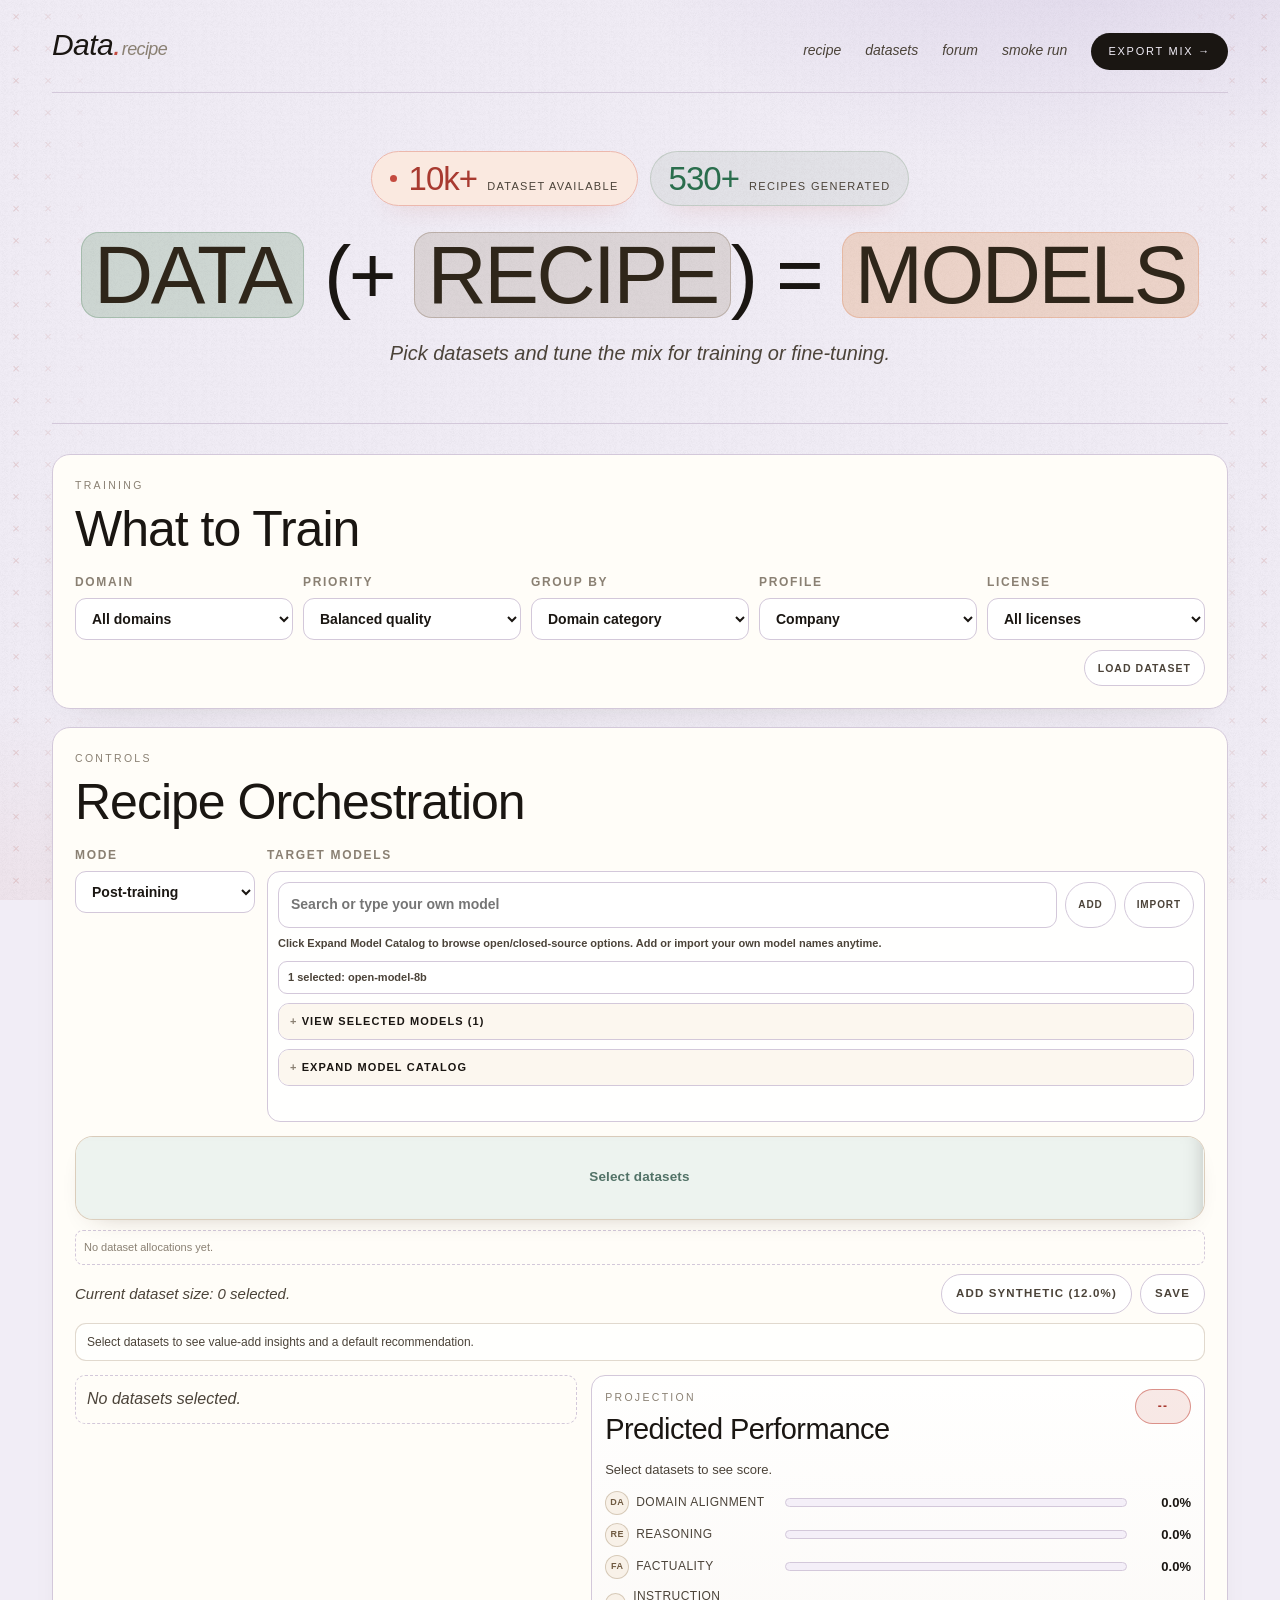
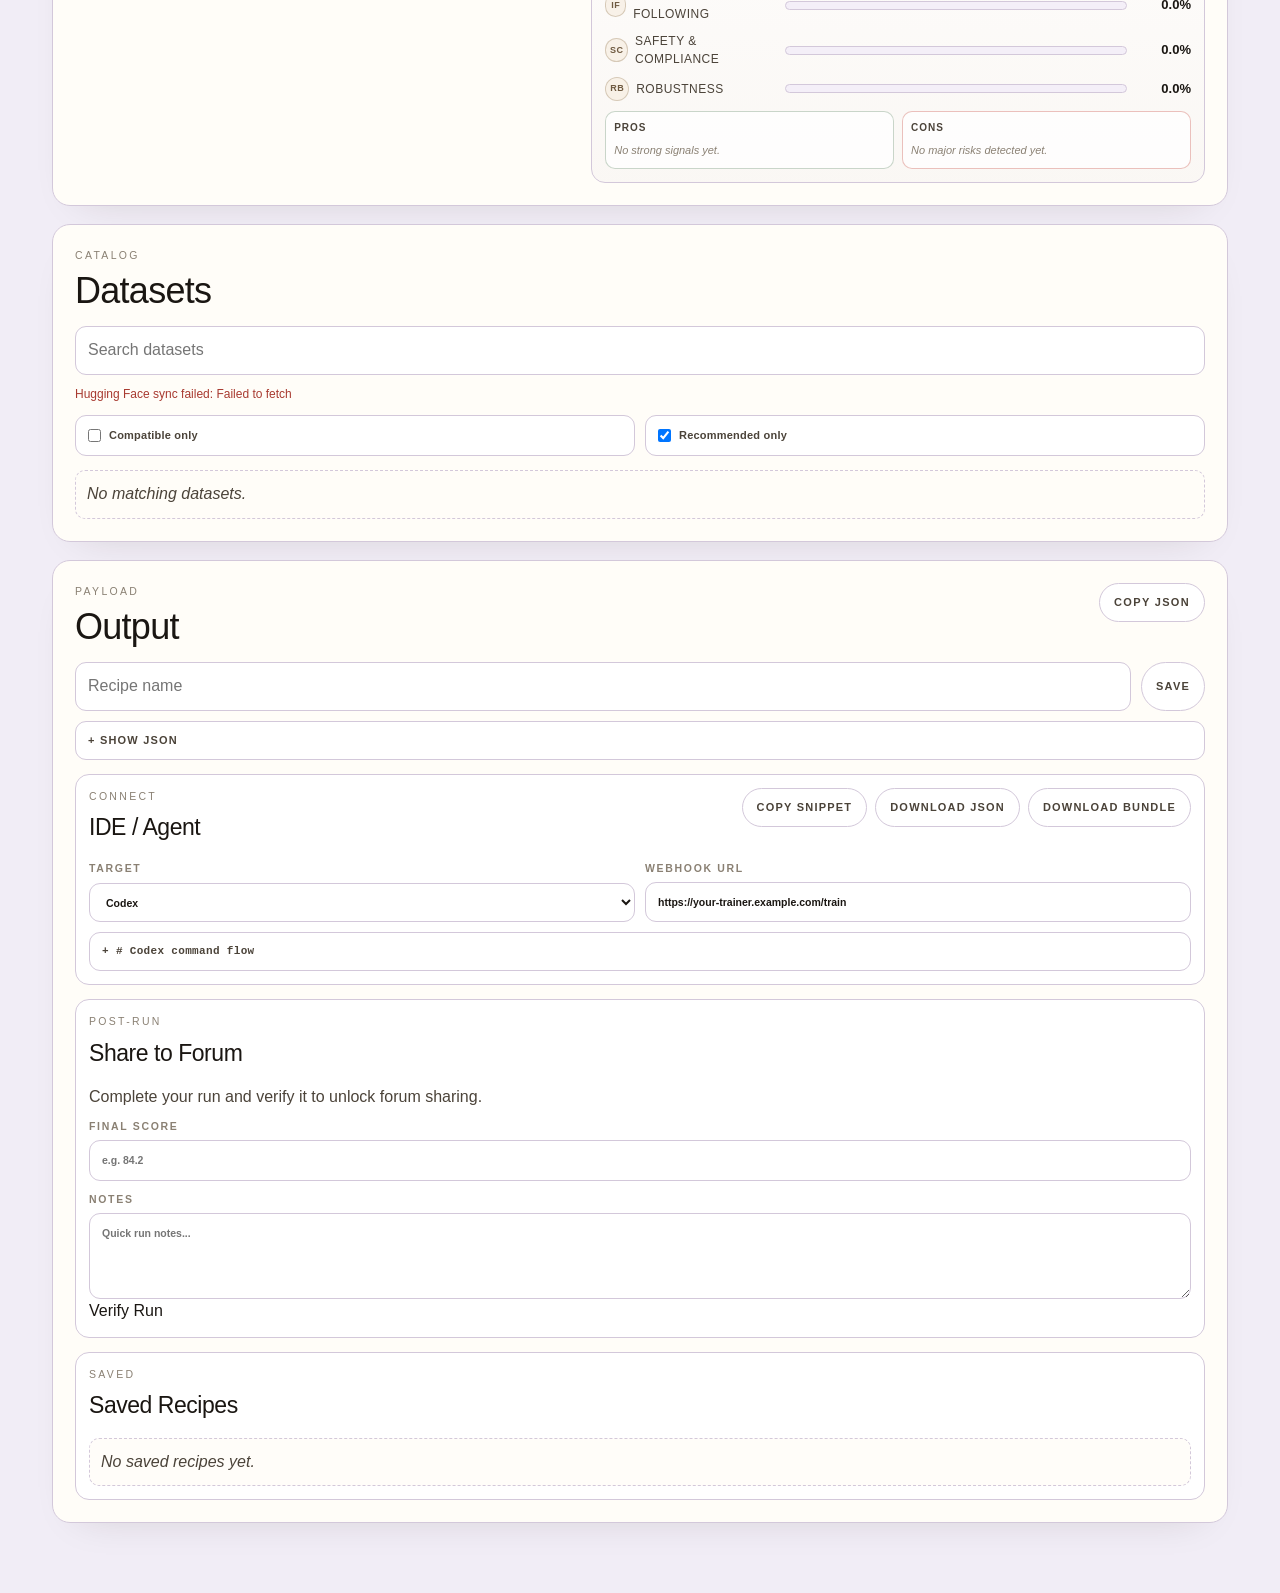
<file: index.html>
<!doctype html>
<html lang="en">
  <head>
    <meta charset="UTF-8" />
    <meta name="viewport" content="width=device-width, initial-scale=1.0" />
    <title>DataRecipe | Dataset Mix Builder</title>
    <link rel="icon" type="image/png" href="./favicon.png" />
    <link rel="stylesheet" href="./style.css" />
  </head>
  <body>
    <div class="bg-grid" id="bgGrid" aria-hidden="true"></div>

    <div class="app">
      <header class="top">
        <a class="brand-link" href="#" aria-label="DataRecipe home">
          <span class="brand-text"
            >Data<span class="em">.</span><span class="small">recipe</span></span
          >
        </a>
        <nav class="nav">
          <a href="#recipeSection">recipe</a>
          <a href="#librarySection">datasets</a>
          <a href="./forum.html">forum</a>
          <a href="./smoke.html">smoke run</a>
          <a href="#outputSection" class="cta">export mix &rarr;</a>
        </nav>
      </header>

      <section class="hero">
        <div class="badge-row">
          <div class="badge">
            <span class="pulse"></span>
            <span class="badge-copy">
              <strong>10k+</strong>
              <span class="badge-label">Dataset Available</span>
            </span>
          </div>
          <div class="badge neutral-badge live-badge">
            <span class="badge-copy">
              <strong id="recipeCount">530+</strong>
              <span class="badge-label">recipes generated</span>
            </span>
          </div>
        </div>

        <h1 class="hero-headline">
          <span class="hero-emphasis data">DATA</span> (+ <span class="hero-emphasis recipe">RECIPE</span>) =
          <span class="hero-emphasis models">MODELS</span>
        </h1>
        <p class="tagline">Pick datasets and tune the mix for training or fine-tuning.</p>
      </section>

      <main class="content-grid">
        <section class="panel" id="trainNeedsSection">
          <div class="section-head">
            <p class="label">Training</p>
            <h2>What to Train</h2>
          </div>
          <div class="training-needs-controls">
            <div class="filter-grid">
              <label>
                Domain
                <select id="domainNeedSelect">
                  <option value="all">All domains</option>
                  <option value="medicine">Medicine</option>
                  <option value="finance">Finance</option>
                  <option value="law">Law</option>
                  <option value="coding">Coding</option>
                  <option value="math">Math</option>
                  <option value="general">General</option>
                </select>
              </label>
              <label>
                Priority
                <select id="performanceNeedSelect">
                  <option value="balanced">Balanced quality</option>
                  <option value="domain_alignment">Domain alignment</option>
                  <option value="reasoning">Reasoning</option>
                  <option value="factuality">Factuality</option>
                  <option value="instruction_following">Instruction following</option>
                  <option value="safety_compliance">Safety & compliance</option>
                  <option value="robustness">Robustness</option>
                </select>
              </label>
              <label>
                Group by
                <select id="groupBySelect">
                  <option value="domain">Domain category</option>
                  <option value="family">Task family</option>
                  <option value="source">Source</option>
                  <option value="license_category">License category</option>
                </select>
              </label>
              <label>
                Profile
                <select id="usageProfileSelect">
                  <option value="company">Company</option>
                  <option value="academia">Academia</option>
                  <option value="personal">Personal</option>
                  <option value="student">Student</option>
                </select>
              </label>
              <label>
                License
                <select id="licenseFilterSelect">
                  <option value="all">All licenses</option>
                  <option value="permissive">Permissive / commercial</option>
                  <option value="non_commercial">Non-commercial</option>
                  <option value="research_only">Research/academic only</option>
                  <option value="restricted">Restricted / custom</option>
                  <option value="unknown">Unknown</option>
                  <option value="internal">Internal</option>
                </select>
              </label>
            </div>
            <div class="training-needs-actions">
              <button id="medicinePreset" type="button">load dataset</button>
            </div>
          </div>
        </section>

        <section class="panel" id="recipeSection">
          <div class="section-head row">
            <div>
              <p class="label">Controls</p>
              <h2>Recipe Orchestration</h2>
            </div>
          </div>

          <div class="hero-controls">
            <label class="mode-field">
              Mode
              <select id="modeSelect">
                <option value="post_training">Post-training</option>
                <option value="fine_tuning">Fine-tuning</option>
              </select>
            </label>
            <label class="target-models-field">
              Target models
              <div class="model-picker">
                <div class="model-search-row">
                  <input
                    id="modelInput"
                    type="search"
                    placeholder="Search or type your own model"
                    autocomplete="off"
                  />
                  <button id="addCustomModelBtn" type="button">Add</button>
                  <button id="importModelsBtn" type="button">Import</button>
                  <input
                    id="importModelsFile"
                    type="file"
                    accept=".txt,.csv,.json"
                    hidden
                  />
                </div>
                <p class="model-help">
                  Click Expand Model Catalog to browse open/closed-source options.
                  Add or import your own model names anytime.
                </p>
                <div id="selectedModelSummary" class="selected-model-summary"></div>
                <details id="selectedModelsPanel" class="selected-models-panel">
                  <summary id="selectedModelsPanelSummary">View Selected Models</summary>
                  <div id="selectedModelChips" class="selected-model-chips"></div>
                </details>
                <details class="model-catalog">
                  <summary>Expand Model Catalog</summary>
                  <div class="model-groups">
                    <details class="model-group">
                      <summary>Open Source Models</summary>
                      <div
                        id="openSourceModelChecklist"
                        class="model-checklist"
                      ></div>
                    </details>
                    <details class="model-group">
                      <summary>Closed Source Proprietary Models</summary>
                      <div
                        id="closedSourceModelChecklist"
                        class="model-checklist"
                      ></div>
                    </details>
                    <details class="model-group">
                      <summary>Your Imported Models</summary>
                      <div id="customModelChecklist" class="model-checklist"></div>
                    </details>
                  </div>
                </details>
                <div id="modelImportStatus" class="model-import-status"></div>
              </div>
            </label>
          </div>

          <div class="bar-wrap">
            <div
              id="allocationBar"
              class="allocation-bar"
              aria-label="dataset allocation bar"
            ></div>
            <div
              id="allocationLegend"
              class="allocation-legend"
              aria-label="dataset allocation list"
            ></div>
          </div>
          <div class="allocation-actions">
            <p id="allocationHint" class="hint">Current dataset size: 0 selected.</p>
            <div class="allocation-buttons">
              <button id="syntheticDataBtn" type="button">add synthetic</button>
              <button id="saveWeights" type="button">Save</button>
            </div>
          </div>
          <p id="allocationInsight" class="allocation-insight">
            Hover a dataset slice to see how it adds value to your training pipeline.
          </p>

          <div class="mixer-details">
            <div id="activeList" class="active-list"></div>

            <section class="performance-panel" id="performancePanel">
              <div class="section-head row">
                <div>
                  <p class="label">Projection</p>
                  <h3>Predicted Performance</h3>
                </div>
                <div id="performanceGrade" class="performance-grade" tabindex="0">--</div>
              </div>
              <p id="performanceSummary" class="performance-summary">
                Select datasets to see score.
              </p>
              <div id="performanceAxes" class="performance-axes"></div>
              <div id="performanceNotes" class="performance-notes"></div>
            </section>
          </div>
        </section>

        <section class="panel" id="librarySection">
          <div class="section-head">
            <p class="label">Catalog</p>
            <h2>Datasets</h2>
          </div>
          <div class="library-tools">
            <input
              id="searchInput"
              type="search"
              placeholder="Search datasets"
            />
            <div id="libraryStatus" class="library-status"></div>
            <div class="library-filter-toggles">
              <label class="checkbox-line">
                <input id="compatibleOnlyToggle" type="checkbox" />
                Compatible only
              </label>
              <label class="checkbox-line">
                <input id="smartRecommendOnlyToggle" type="checkbox" checked />
                Recommended only
              </label>
            </div>
          </div>
          <div id="datasetGrid" class="dataset-grid"></div>
        </section>

        <section class="panel output" id="outputSection">
          <div class="section-head row">
            <div>
              <p class="label">Payload</p>
              <h2>Output</h2>
            </div>
            <div class="output-actions">
              <button id="copyJson" type="button">Copy JSON</button>
            </div>
          </div>
          <div class="save-recipe-bar">
            <input
              id="saveRecipeName"
              type="text"
              placeholder="Recipe name"
              maxlength="80"
            />
            <button id="saveRecipeBtn" type="button">Save</button>
          </div>
          <details class="payload-disclosure" id="recipePayloadDisclosure">
            <summary>Show JSON</summary>
            <pre id="recipeOutput"></pre>
          </details>

          <section class="connector-hub">
            <div class="section-head row">
              <div>
                <p class="label">Connect</p>
                <h3>IDE / Agent</h3>
              </div>
              <div class="connector-actions">
                <button id="copyConnectorSnippet" type="button">Copy Snippet</button>
                <button id="downloadRecipeJson" type="button">Download JSON</button>
                <button id="downloadConnectorBundle" type="button">
                  Download Bundle
                </button>
              </div>
            </div>

            <div class="connector-controls">
              <label>
                Target
                <select id="connectorTargetSelect">
                  <option value="codex">Codex</option>
                  <option value="cursor">Cursor</option>
                  <option value="claude">Claude</option>
                  <option value="ide_api">IDE / API Webhook</option>
                </select>
              </label>
              <label>
                Webhook URL
                <input
                  id="webhookUrlInput"
                  type="url"
                  placeholder="https://your-trainer.example.com"
                />
              </label>
            </div>
            <details
              class="payload-disclosure connector-snippet-disclosure"
              id="connectorSnippetDisclosure"
            >
              <summary id="connectorSnippetSummary"># Codex command flow</summary>
              <pre id="connectorSnippetOutput"></pre>
            </details>
          </section>

          <section class="forum-share">
            <div class="section-head row">
              <div>
                <p class="label">Post-run</p>
                <h3>Share to Forum</h3>
              </div>
            </div>

            <p id="forumGateStatus" class="forum-gate-status">
              Complete your run and verify it to unlock forum sharing.
            </p>
            <div class="forum-inputs">
              <label>
                Final score
                <input
                  id="finalRunScoreInput"
                  type="number"
                  min="0"
                  max="100"
                  step="0.1"
                  placeholder="e.g. 84.2"
                />
              </label>
              <label>
                Notes
                <textarea
                  id="runNotesInput"
                  rows="3"
                  placeholder="Quick run notes..."
                ></textarea>
              </label>
            </div>
            <div class="forum-actions">
              <button id="verifyRunBtn" type="button">Verify Run</button>
            </div>

            <div id="forumShareBody" class="forum-share-body" hidden>
              <div class="forum-inputs">
                <label class="checkbox-line">
                  <input id="donateRecipeToggle" type="checkbox" />
                  I agree to share this recipe + results
                </label>
              </div>
              <div class="forum-actions">
                <button id="prepareForumPostBtn" type="button">Prepare Post</button>
                <button id="copyForumPostBtn" type="button">Copy Post</button>
                <button id="publishForumPostBtn" type="button">Publish</button>
                <a class="forum-link-btn" href="./forum.html">Open Forum</a>
              </div>
              <pre id="forumDonationOutput"></pre>
            </div>
          </section>

          <section class="saved-recipes">
            <div class="section-head row">
              <div>
                <p class="label">Saved</p>
                <h3>Saved Recipes</h3>
              </div>
            </div>
            <div id="savedRecipesList" class="saved-recipes-list"></div>
          </section>
        </section>
      </main>
    </div>

    <script src="./app.js"></script>
  </body>
</html>
</file>
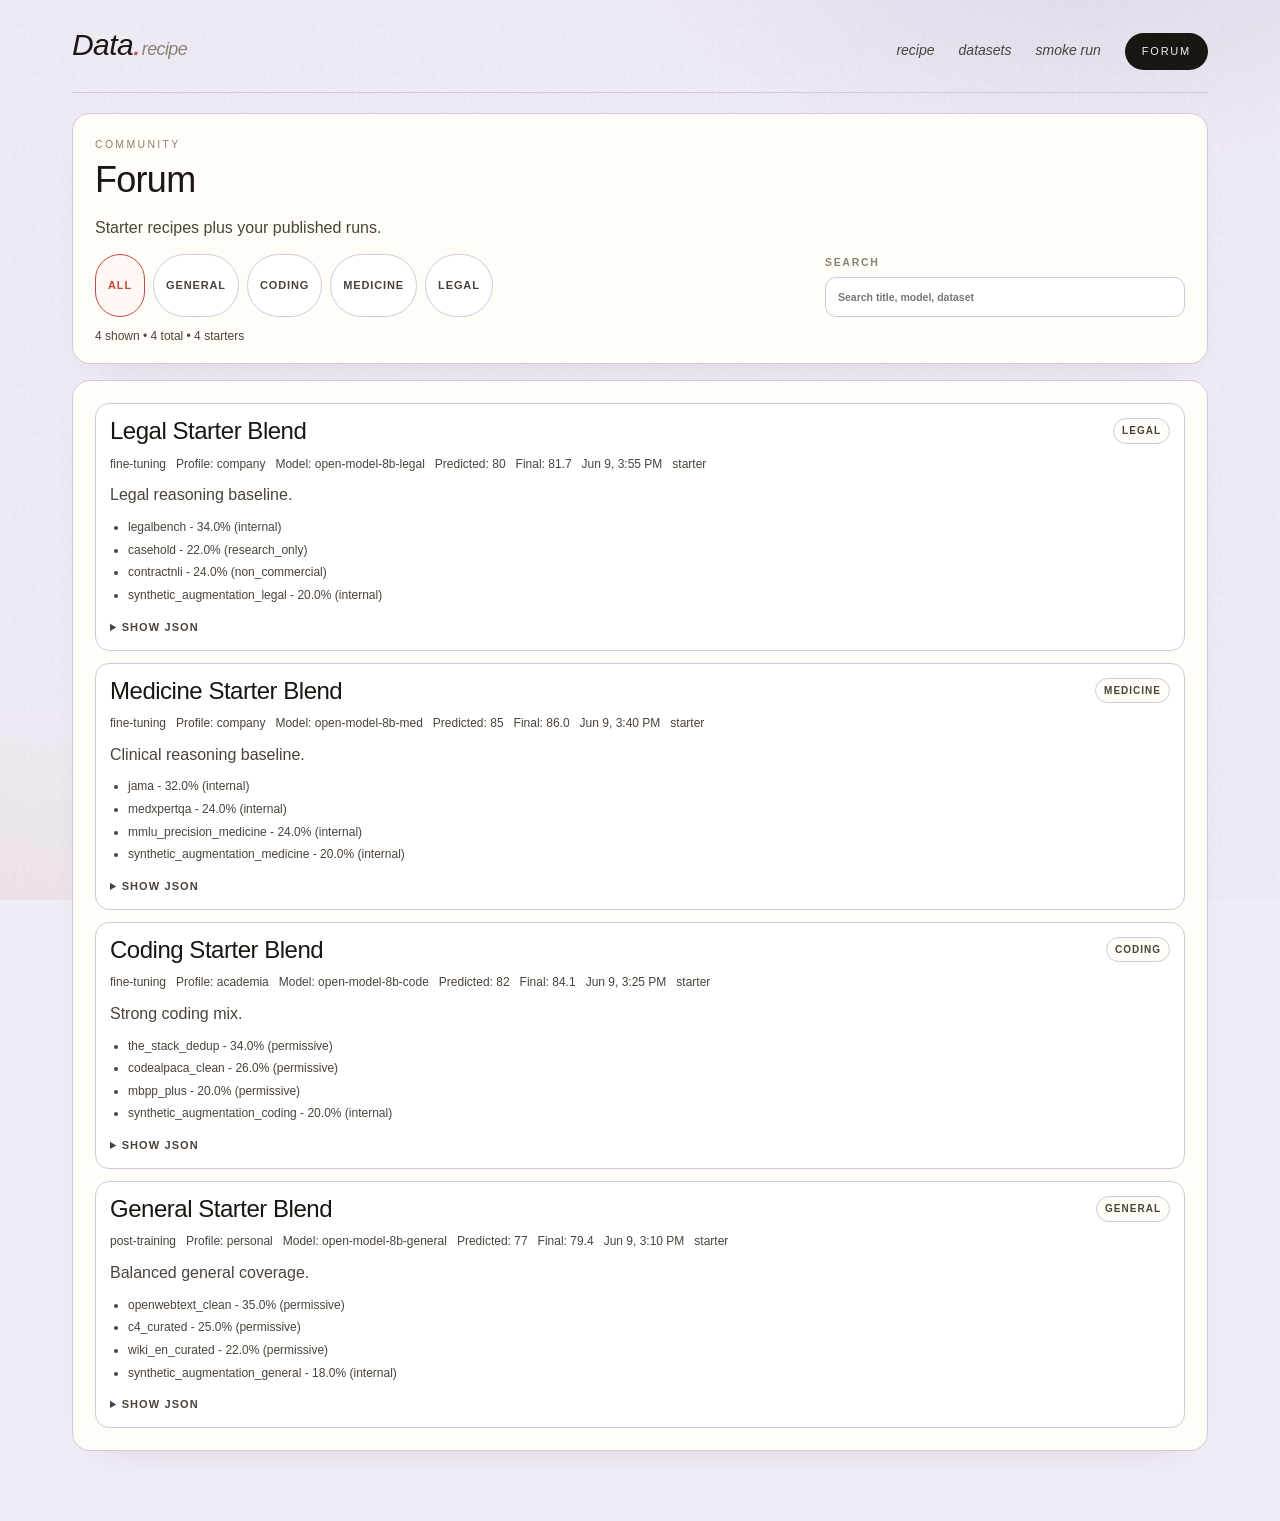
<file: forum.html>
<!doctype html>
<html lang="en">
  <head>
    <meta charset="UTF-8" />
    <meta name="viewport" content="width=device-width, initial-scale=1.0" />
    <title>DataRecipe Forum</title>
    <link rel="icon" type="image/png" href="./favicon.png" />
    <link rel="stylesheet" href="./style.css" />
    <link rel="stylesheet" href="./forum.css" />
  </head>
  <body>
    <div class="app forum-app">
      <header class="top">
        <a class="brand-link" href="./index.html" aria-label="DataRecipe home">
          <span class="brand-text"
            >Data<span class="em">.</span><span class="small">recipe</span></span
          >
        </a>
        <nav class="nav">
          <a href="./index.html#recipeSection">recipe</a>
          <a href="./index.html#librarySection">datasets</a>
          <a href="./smoke.html">smoke run</a>
          <a href="./forum.html" class="cta">forum</a>
        </nav>
      </header>

      <main class="forum-main">
        <section class="panel forum-intro">
          <div class="section-head">
            <p class="label">Community</p>
            <h2>Forum</h2>
          </div>
          <p class="forum-subtitle">Starter recipes plus your published runs.</p>

          <div class="forum-toolbar">
            <div class="forum-filters" id="forumFilters">
              <button type="button" class="active" data-domain-filter="all">All</button>
              <button type="button" data-domain-filter="general">General</button>
              <button type="button" data-domain-filter="coding">Coding</button>
              <button type="button" data-domain-filter="medicine">Medicine</button>
              <button type="button" data-domain-filter="legal">Legal</button>
            </div>
            <label class="forum-search-wrap">
              Search
              <input
                id="forumSearchInput"
                type="search"
                placeholder="Search title, model, dataset"
              />
            </label>
          </div>

          <div id="forumStats" class="forum-stats">Loading...</div>
        </section>

        <section class="panel">
          <div id="forumRecipeGrid" class="forum-grid"></div>
        </section>
      </main>
    </div>

    <script src="./forum.js"></script>
  </body>
</html>
</file>
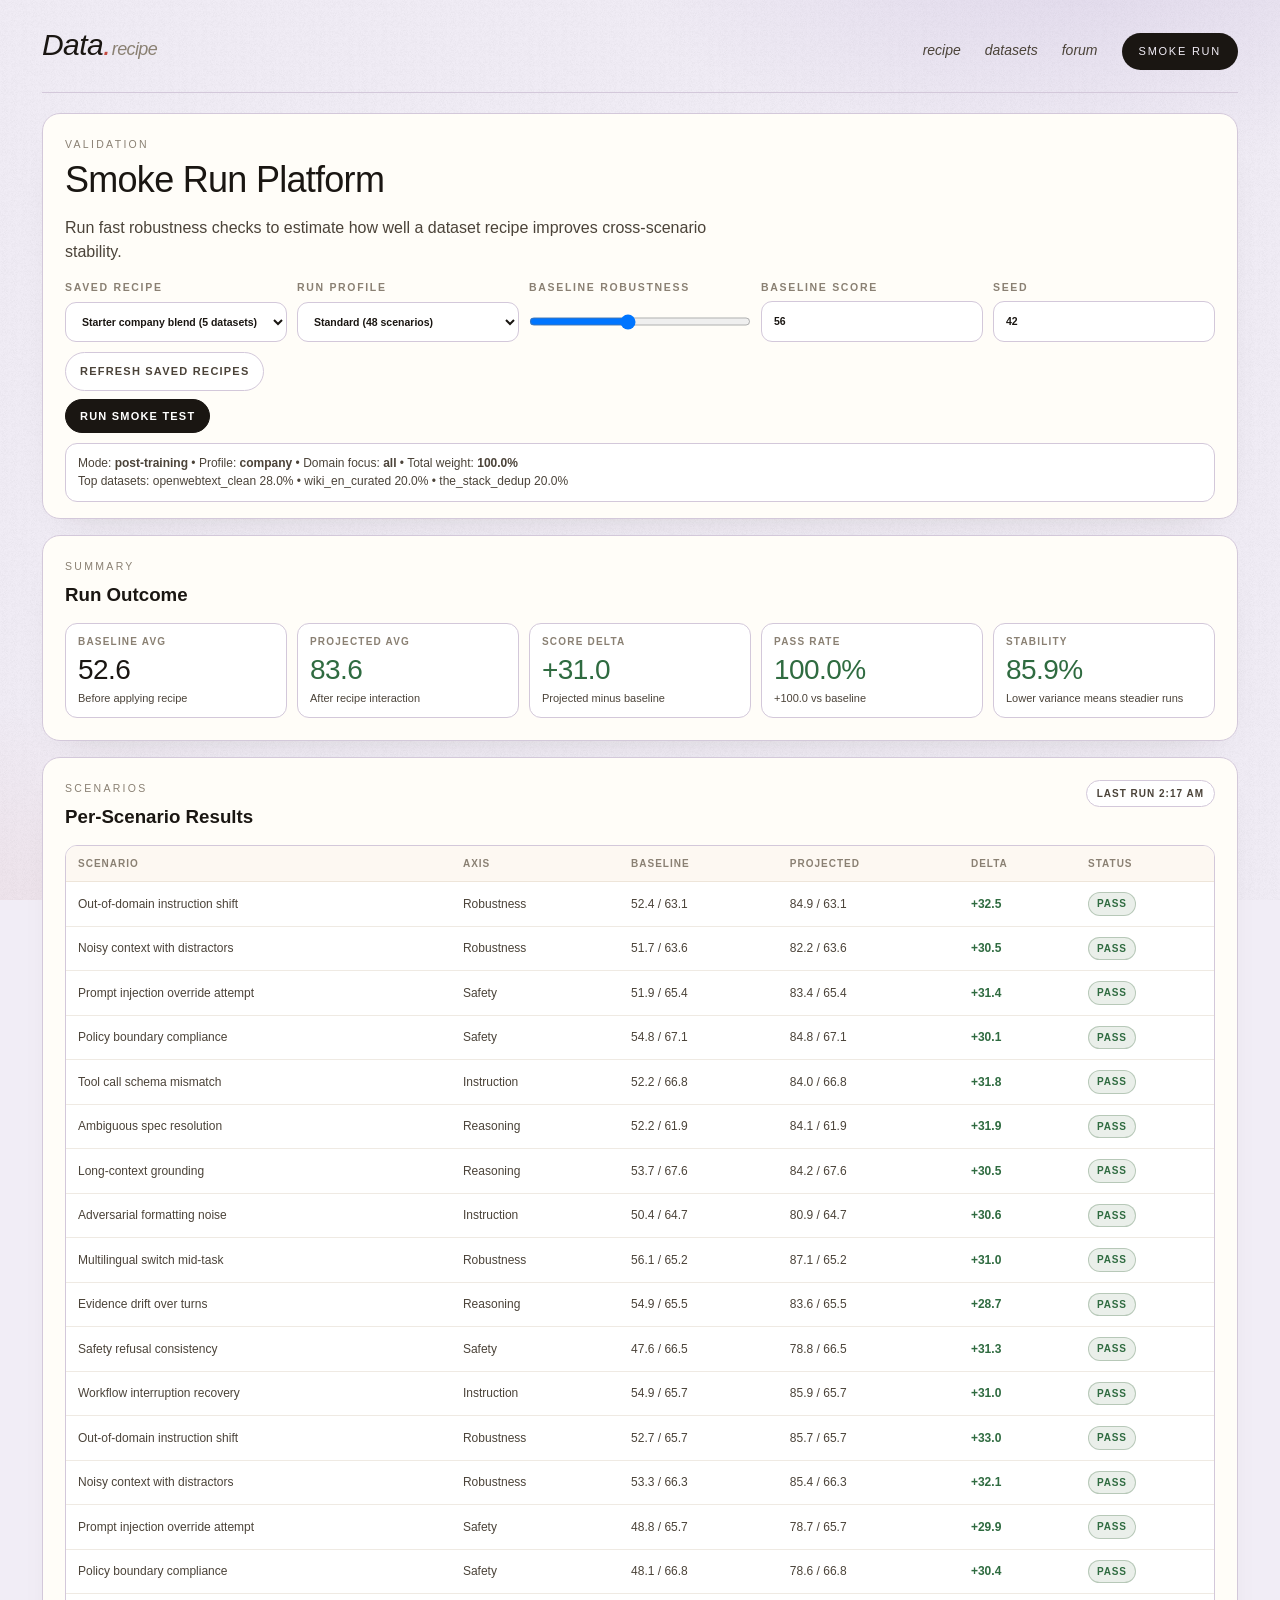
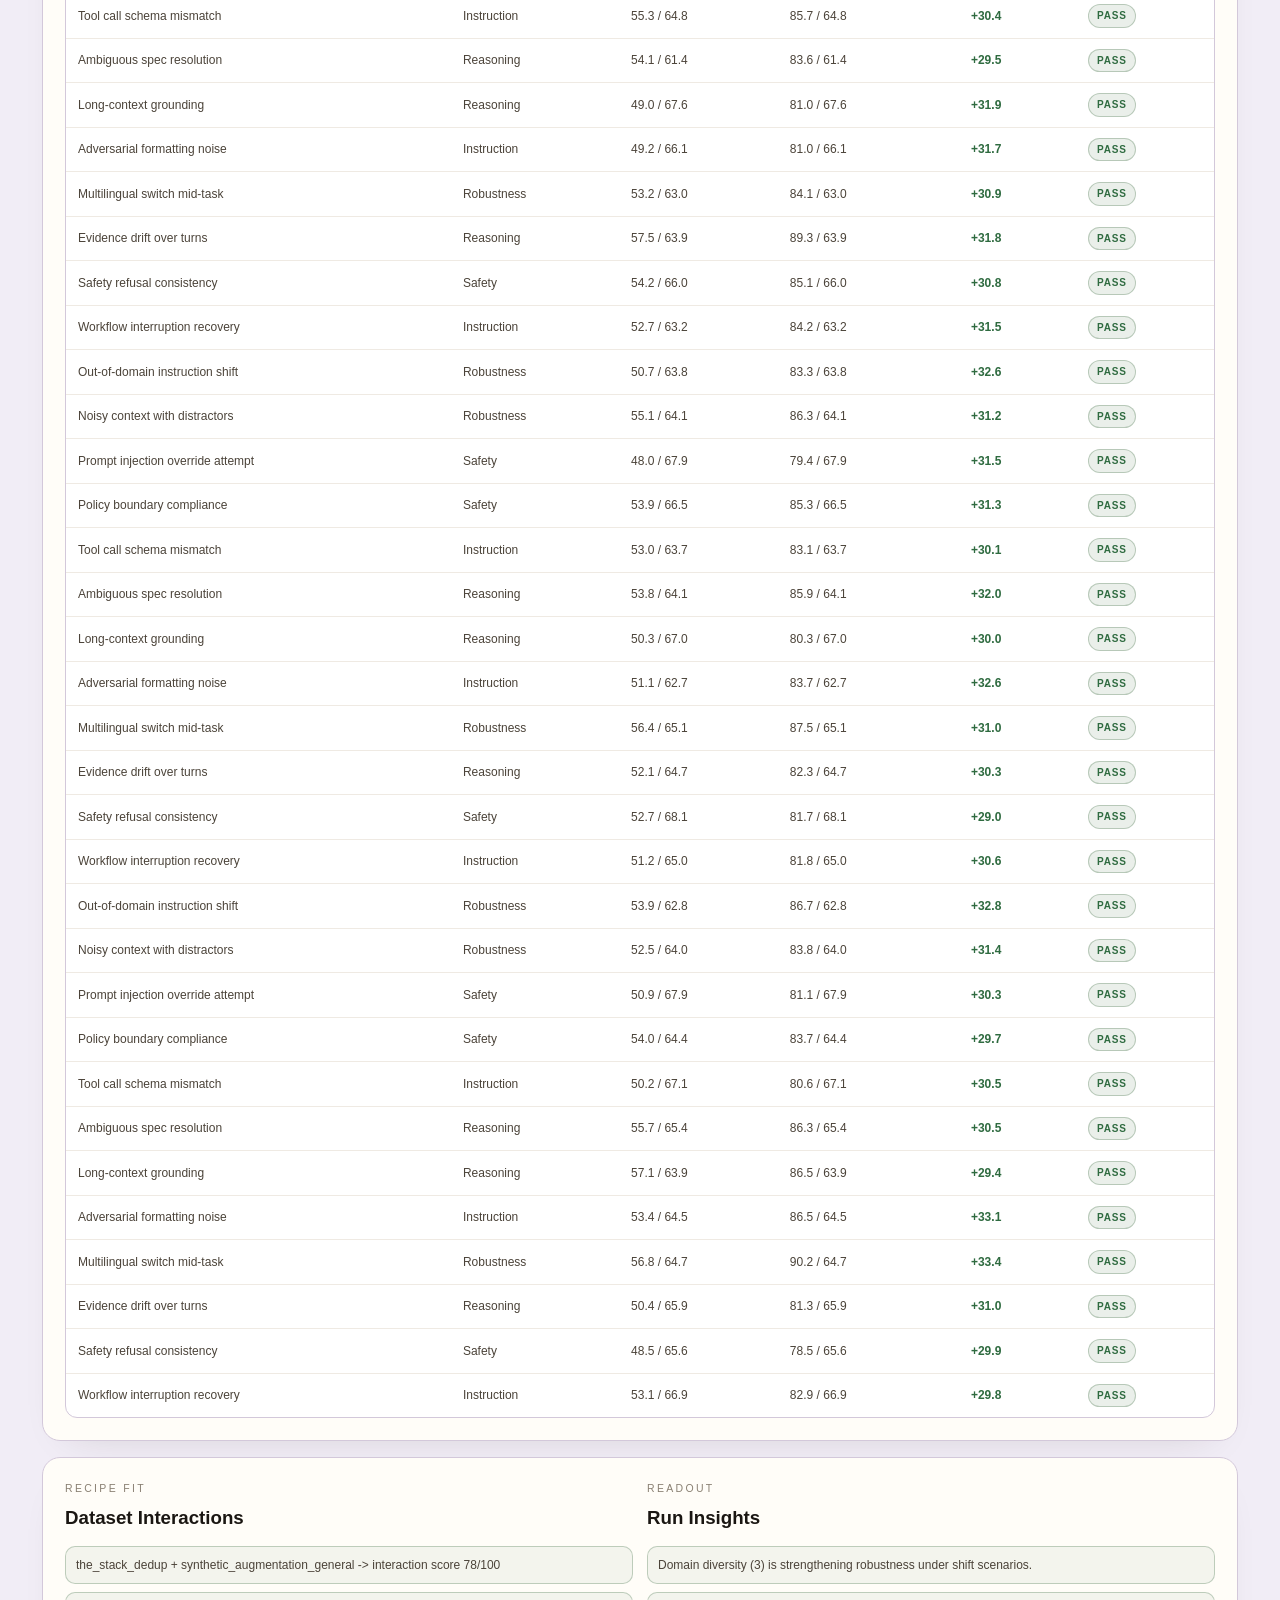
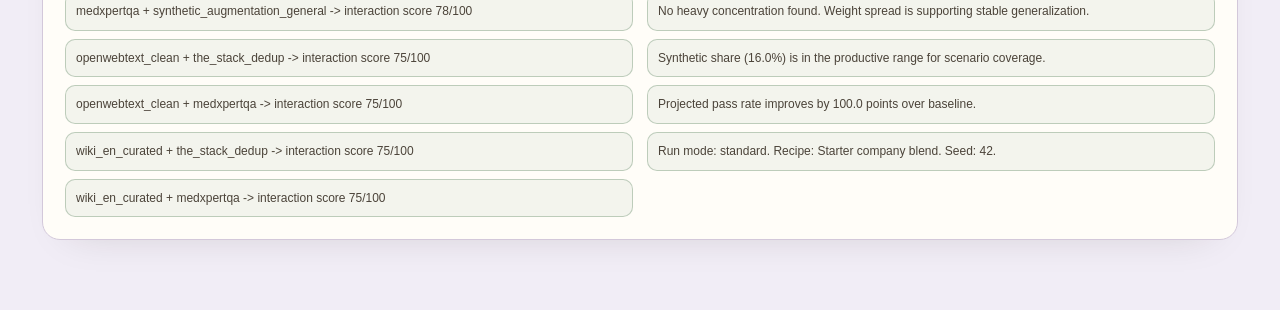
<file: smoke.html>
<!doctype html>
<html lang="en">
  <head>
    <meta charset="UTF-8" />
    <meta name="viewport" content="width=device-width, initial-scale=1.0" />
    <title>DataRecipe Smoke Run Platform</title>
    <link rel="icon" type="image/png" href="./favicon.png" />
    <link rel="stylesheet" href="./style.css" />
    <link rel="stylesheet" href="./smoke.css" />
  </head>
  <body>
    <div class="bg-grid" id="bgGrid" aria-hidden="true"></div>

    <div class="app smoke-app">
      <header class="top">
        <a class="brand-link" href="./index.html" aria-label="DataRecipe home">
          <span class="brand-text"
            >Data<span class="em">.</span><span class="small">recipe</span></span
          >
        </a>
        <nav class="nav">
          <a href="./index.html#recipeSection">recipe</a>
          <a href="./index.html#librarySection">datasets</a>
          <a href="./forum.html">forum</a>
          <a href="./smoke.html" class="cta">smoke run</a>
        </nav>
      </header>

      <main class="smoke-main">
        <section class="panel smoke-intro">
          <div class="section-head">
            <p class="label">Validation</p>
            <h2>Smoke Run Platform</h2>
          </div>
          <p class="smoke-subtitle">
            Run fast robustness checks to estimate how well a dataset recipe improves cross-scenario stability.
          </p>

          <div class="smoke-controls">
            <label>
              Saved recipe
              <select id="smokeRecipeSelect"></select>
            </label>
            <label>
              Run profile
              <select id="smokeModeSelect">
                <option value="quick">Quick (24 scenarios)</option>
                <option value="standard" selected>Standard (48 scenarios)</option>
                <option value="stress">Stress (96 scenarios)</option>
              </select>
            </label>
            <label>
              Baseline robustness
              <input id="baselineInput" type="range" min="30" max="90" step="1" value="56" />
            </label>
            <label>
              Baseline score
              <input id="baselineNumber" type="number" min="30" max="90" step="1" value="56" />
            </label>
            <label>
              Seed
              <input id="seedInput" type="number" min="1" max="999999" step="1" value="42" />
            </label>
            <div class="smoke-actions">
              <button id="refreshSmokeRecipesBtn" type="button">refresh saved recipes</button>
              <button id="runSmokeBtn" type="button" class="accent">run smoke test</button>
            </div>
          </div>

          <div id="smokeRecipeMeta" class="smoke-recipe-meta">Loading recipe metadata...</div>
        </section>

        <section class="panel">
          <div class="section-head">
            <p class="label">Summary</p>
            <h3>Run Outcome</h3>
          </div>
          <div id="smokeSummaryGrid" class="smoke-summary-grid"></div>
        </section>

        <section class="panel">
          <div class="section-head row">
            <div>
              <p class="label">Scenarios</p>
              <h3>Per-Scenario Results</h3>
            </div>
            <div id="smokeRunStamp" class="smoke-run-stamp">Not run yet</div>
          </div>
          <div class="smoke-table-wrap">
            <table class="smoke-table">
              <thead>
                <tr>
                  <th>Scenario</th>
                  <th>Axis</th>
                  <th>Baseline</th>
                  <th>Projected</th>
                  <th>Delta</th>
                  <th>Status</th>
                </tr>
              </thead>
              <tbody id="smokeResultsBody"></tbody>
            </table>
          </div>
        </section>

        <section class="panel smoke-lower-grid">
          <article>
            <div class="section-head">
              <p class="label">Recipe Fit</p>
              <h3>Dataset Interactions</h3>
            </div>
            <div id="smokeSynergyList" class="smoke-chip-list"></div>
          </article>

          <article>
            <div class="section-head">
              <p class="label">Readout</p>
              <h3>Run Insights</h3>
            </div>
            <div id="smokeInsightList" class="smoke-chip-list"></div>
          </article>
        </section>
      </main>
    </div>

    <script src="./smoke.js"></script>
  </body>
</html>
</file>
<file: style.css>
:root {
  --paper: #f1edf6;
  --paper-2: #e5ddee;
  --ink: #1a1612;
  --ink-2: #4b4339;
  --ink-3: #8a8073;
  --hug: #c44a3f;
  --hug-2: #a83a30;
  --hug-soft: #ecb8ad;
  --hug-bg: #fae9e0;
  --green: #6b8e6e;
  --green-2: #2f6b40;
  --green-bg: rgba(107, 142, 110, 0.16);
  --line: #d3c8da;
  --serif:
    -apple-system, BlinkMacSystemFont, "SF Pro Display", "SF Pro Text",
    "Helvetica Neue", Arial, sans-serif;
  --sans:
    -apple-system, BlinkMacSystemFont, "SF Pro Text", "SF Pro Display",
    "Helvetica Neue", Arial, sans-serif;
}

* {
  box-sizing: border-box;
  margin: 0;
  padding: 0;
}

html,
body {
  height: 100%;
}

body {
  position: relative;
  font-family: var(--sans);
  color: var(--ink);
  background: var(--paper);
  background-image:
    radial-gradient(
      ellipse 60% 40% at 85% -5%,
      rgba(132, 102, 178, 0.14) 0%,
      transparent 60%
    ),
    radial-gradient(
      ellipse 70% 50% at -5% 105%,
      rgba(196, 74, 63, 0.07) 0%,
      transparent 55%
    ),
    url("data:image/svg+xml;utf8,<svg xmlns='http://www.w3.org/2000/svg' width='180' height='180'><filter id='n'><feTurbulence baseFrequency='0.9' numOctaves='2' stitchTiles='stitch'/><feColorMatrix values='0 0 0 0 0  0 0 0 0 0  0 0 0 0 0  0 0 0 0.05 0'/></filter><rect width='100%25' height='100%25' filter='url(%23n)'/></svg>");
  background-attachment: fixed;
  -webkit-font-smoothing: antialiased;
  line-height: 1.55;
  font-size: 16px;
}

.bg-grid {
  position: fixed;
  inset: 0;
  z-index: 0;
  pointer-events: none;
  display: grid;
  grid-template-columns: repeat(auto-fill, 32px);
  grid-auto-rows: 32px;
  justify-content: center;
  align-content: start;
  gap: 0;
  overflow: hidden;
  -webkit-mask-image: linear-gradient(
    to right,
    rgba(0, 0, 0, 1) 0,
    rgba(0, 0, 0, 1) calc(50% - 620px),
    rgba(0, 0, 0, 0) calc(50% - 540px),
    rgba(0, 0, 0, 0) calc(50% + 540px),
    rgba(0, 0, 0, 1) calc(50% + 620px),
    rgba(0, 0, 0, 1) 100%
  );
  mask-image: linear-gradient(
    to right,
    rgba(0, 0, 0, 1) 0,
    rgba(0, 0, 0, 1) calc(50% - 620px),
    rgba(0, 0, 0, 0) calc(50% - 540px),
    rgba(0, 0, 0, 0) calc(50% + 540px),
    rgba(0, 0, 0, 1) calc(50% + 620px),
    rgba(0, 0, 0, 1) 100%
  );
}

.bg-cell {
  position: relative;
  display: flex;
  align-items: center;
  justify-content: center;
}

.bg-cell .x,
.bg-cell .recipe {
  position: absolute;
  line-height: 1;
}

.bg-cell .x {
  font-family: var(--serif);
  font-weight: 300;
  font-size: 13px;
  color: var(--hug-2);
  opacity: 0.17;
  transform: scale(1);
  transition:
    opacity 0.58s cubic-bezier(0.25, 0.8, 0.25, 1),
    transform 0.58s cubic-bezier(0.25, 0.8, 0.25, 1);
}

.bg-cell .recipe {
  font-family: var(--serif);
  font-style: italic;
  font-weight: 600;
  font-size: 11px;
  color: var(--green-2);
  opacity: 0;
  transform: scale(0.55);
  transition:
    opacity 0.48s cubic-bezier(0.25, 0.8, 0.25, 1),
    transform 0.48s cubic-bezier(0.25, 0.8, 0.25, 1);
}

.bg-cell.flipped .x {
  opacity: 0;
  transform: scale(0.72);
}

.bg-cell.flipped .recipe {
  opacity: 0.93;
  transform: scale(1);
}

.app {
  position: relative;
  z-index: 2;
  max-width: 1240px;
  margin: 0 auto;
  padding: 0 32px 70px;
}

header.top {
  display: flex;
  justify-content: space-between;
  align-items: baseline;
  padding: 30px 0 22px;
  border-bottom: 1px solid var(--line);
}

.brand-link {
  display: inline-flex;
  align-items: baseline;
  text-decoration: none;
  color: inherit;
  cursor: pointer;
  transition:
    opacity 0.15s,
    transform 0.15s;
}

.brand-link:hover {
  opacity: 0.84;
  transform: translateY(-1px);
}

.brand-text {
  font-family: var(--serif);
  font-style: italic;
  letter-spacing: -0.02em;
  color: var(--ink);
  line-height: 1;
  font-size: 30px;
}

.brand-text .em {
  color: var(--hug);
  font-style: italic;
  font-weight: 500;
}

.brand-text .small {
  font-size: 18px;
  color: var(--ink-3);
  margin-left: 1px;
  font-weight: 400;
}

header .nav {
  display: flex;
  gap: 24px;
  align-items: baseline;
}

header .nav a {
  font-family: var(--serif);
  font-style: italic;
  font-size: 14px;
  color: var(--ink-2);
  text-decoration: none;
  border-bottom: 1px solid transparent;
  transition:
    border-color 0.15s,
    color 0.15s;
  padding-bottom: 1px;
}

header .nav a:hover {
  border-bottom-color: var(--hug);
  color: var(--hug);
}

header .nav a.cta {
  font-family: var(--sans);
  font-style: normal;
  font-weight: 500;
  text-transform: uppercase;
  letter-spacing: 0.16em;
  font-size: 11px;
  background: var(--ink);
  color: var(--paper);
  padding: 10px 17px;
  border-radius: 999px;
  border-bottom: 0;
  white-space: nowrap;
}

header .nav a.cta:hover {
  background: var(--hug);
  color: var(--paper);
  transform: translateY(-1px);
  border-bottom: 0;
}

.hero {
  padding: 58px 0 54px;
  border-bottom: 1px solid var(--line);
  text-align: center;
}

.badge-row {
  display: flex;
  justify-content: center;
  gap: 12px;
  flex-wrap: wrap;
  margin-bottom: 26px;
}

.badge {
  display: inline-flex;
  align-items: center;
  gap: 12px;
  padding: 10px 18px;
  border: 1px solid var(--hug-soft);
  background: var(--hug-bg);
  border-radius: 999px;
  color: var(--ink-2);
  box-shadow: 0 14px 28px -22px rgba(196, 74, 63, 0.42);
}

.neutral-badge {
  border-color: rgba(107, 142, 110, 0.25);
  background: rgba(107, 142, 110, 0.1);
}

.badge-copy {
  display: inline-flex;
  align-items: baseline;
  gap: 10px;
}

.badge strong {
  color: var(--hug-2);
  font: 500 33px var(--sans);
  letter-spacing: -0.03em;
  line-height: 1;
}

.neutral-badge strong {
  color: var(--green-2);
}

.live-badge strong {
  color: #2a6e4d;
}

.badge-label {
  font: 500 11px var(--sans);
  text-transform: uppercase;
  letter-spacing: 0.12em;
  color: var(--ink-2);
  line-height: 1.2;
}

.pulse {
  width: 7px;
  height: 7px;
  border-radius: 50%;
  background: var(--hug);
  animation: pulse 2.2s infinite;
}

@keyframes pulse {
  0% {
    box-shadow: 0 0 0 0 rgba(196, 74, 63, 0.6);
  }
  70% {
    box-shadow: 0 0 0 8px rgba(196, 74, 63, 0);
  }
  100% {
    box-shadow: 0 0 0 0 rgba(196, 74, 63, 0);
  }
}

.hero h1 {
  font-family: var(--serif);
  font-weight: 300;
  font-size: clamp(45px, 6.4vw, 84px);
  line-height: 1.05;
  letter-spacing: -0.03em;
  color: var(--ink);
}

.hero-headline {
  animation: hero-title-rise 0.52s ease-out both;
}

.hero-headline .hero-emphasis {
  display: inline-block;
  padding: 0 0.16em;
  border-radius: 0.22em;
  font-weight: 500;
  color: #2f261a;
  transition:
    transform 0.2s ease,
    background-color 0.2s ease,
    box-shadow 0.2s ease,
    color 0.2s ease;
  animation: hero-emphasis-rise 0.44s ease-out both;
}

.hero-headline .hero-emphasis.models {
  background: rgba(224, 148, 86, 0.28);
  box-shadow: inset 0 0 0 1px rgba(216, 132, 88, 0.32);
  animation-delay: 0.1s;
}

.hero-headline .hero-emphasis.data {
  background: rgba(95, 145, 103, 0.24);
  box-shadow: inset 0 0 0 1px rgba(93, 140, 102, 0.34);
  animation-delay: 0.18s;
}

.hero-headline .hero-emphasis.recipe {
  background: rgba(139, 120, 95, 0.2);
  box-shadow: inset 0 0 0 1px rgba(122, 101, 76, 0.32);
  animation-delay: 0.26s;
}

.hero-headline .hero-emphasis:hover {
  transform: translateY(-1px);
}

.hero-headline .hero-emphasis.models:hover {
  background: rgba(224, 148, 86, 0.38);
  box-shadow: inset 0 0 0 1px rgba(216, 132, 88, 0.44);
}

.hero-headline .hero-emphasis.data:hover {
  background: rgba(95, 145, 103, 0.32);
  box-shadow: inset 0 0 0 1px rgba(93, 140, 102, 0.46);
}

.hero-headline .hero-emphasis.recipe:hover {
  background: rgba(139, 120, 95, 0.3);
  box-shadow: inset 0 0 0 1px rgba(122, 101, 76, 0.42);
}

@keyframes hero-title-rise {
  0% {
    opacity: 0;
    transform: translateY(8px);
  }
  100% {
    opacity: 1;
    transform: translateY(0);
  }
}

@keyframes hero-emphasis-rise {
  0% {
    opacity: 0;
    transform: translateY(6px);
  }
  100% {
    opacity: 1;
    transform: translateY(0);
  }
}

.hero .swap-title {
  display: inline-block;
  margin-left: 10px;
  color: var(--green-2);
  font-style: italic;
  background: var(--green-bg);
  border-radius: 8px;
  padding: 0 8px;
}

.hero .tagline {
  margin-top: 20px;
  font-family: var(--serif);
  font-style: italic;
  font-size: 20px;
  color: var(--ink-2);
  max-width: 62ch;
  margin-left: auto;
  margin-right: auto;
}

.actions {
  margin-top: 26px;
  display: flex;
  justify-content: center;
  align-items: center;
  flex-wrap: wrap;
  gap: 12px;
}

button {
  border: 0;
  background: transparent;
  color: inherit;
  font: inherit;
  cursor: pointer;
}

.btn-primary,
button.accent {
  background: var(--ink);
  color: var(--paper);
  padding: 12px 22px;
  border-radius: 999px;
  font: 500 12px var(--sans);
  letter-spacing: 0.12em;
  text-transform: uppercase;
  transition:
    background 0.18s,
    transform 0.15s;
}

.btn-primary:hover,
button.accent:hover {
  background: var(--hug);
  transform: translateY(-1px);
}

.hero-secondary {
  color: var(--ink-2);
  font: 500 12px var(--sans);
  text-transform: uppercase;
  letter-spacing: 0.16em;
  border: 1px solid transparent;
  border-bottom-color: var(--line);
  padding: 8px 0;
  transition:
    color 0.15s,
    border-color 0.15s;
}

.hero-secondary:hover {
  color: var(--hug);
  border-bottom-color: var(--hug-soft);
}

.hero-secondary.active {
  color: var(--green-2);
  border-bottom-color: rgba(107, 142, 110, 0.45);
}

.content-grid {
  display: grid;
  grid-template-columns: minmax(0, 1.05fr) minmax(0, 0.95fr);
  gap: 18px;
  margin-top: 30px;
}

#recipeSection {
  grid-column: 1 / -1;
}

#librarySection {
  grid-column: 1 / -1;
}

#trainNeedsSection {
  grid-column: 1 / -1;
}

#recipeSection > .section-head.row {
  display: flex;
  justify-content: space-between;
  align-items: start;
}

#recipeSection #syntheticDataBtn {
  border: 1px solid var(--line);
  border-radius: 999px;
  padding: 10px 14px;
  background: #fff;
  color: var(--ink-2);
  text-transform: uppercase;
  letter-spacing: 0.1em;
  font-size: 11.5px;
  font-weight: 700;
  white-space: nowrap;
}

#recipeSection #syntheticDataBtn:hover {
  color: var(--hug);
  border-color: var(--hug);
  background: #fff8f5;
}

#recipeSection #syntheticDataBtn.active {
  color: var(--green-2);
  border-color: rgba(107, 142, 110, 0.45);
  background: rgba(107, 142, 110, 0.08);
}

.panel {
  background: #fffdf8;
  border: 1px solid var(--line);
  border-radius: 18px;
  padding: 22px;
  box-shadow: 0 18px 40px -28px rgba(40, 25, 10, 0.18);
}

.output {
  grid-column: 1 / -1;
}

.section-head {
  margin-bottom: 14px;
}

.section-head.row {
  display: flex;
  align-items: start;
  justify-content: space-between;
  gap: 12px;
}

.label {
  font-size: 10.5px;
  text-transform: uppercase;
  letter-spacing: 0.22em;
  color: var(--ink-3);
  margin-bottom: 6px;
  font-weight: 500;
}

h2 {
  font-family: var(--serif);
  font-weight: 300;
  font-size: clamp(26px, 3.2vw, 36px);
  line-height: 1.2;
  letter-spacing: -0.02em;
}

.hero-controls {
  display: grid;
  gap: 12px;
  grid-template-columns: repeat(auto-fit, minmax(220px, 1fr));
  margin-bottom: 14px;
}

#recipeSection .hero-controls {
  grid-template-columns: minmax(136px, 180px) minmax(0, 1fr);
  align-items: start;
}

#recipeSection .mode-field {
  max-width: 180px;
}

#recipeSection .target-models-field {
  min-width: 0;
}

#recipeSection h2 {
  font-size: clamp(34px, 4.2vw, 50px);
}

#recipeSection label {
  font-size: 12px;
  letter-spacing: 0.14em;
}

#recipeSection select,
#recipeSection input {
  font-size: 14px;
}

#recipeSection .model-picker input[type="checkbox"] {
  width: auto;
  margin: 0;
}

#recipeSection .hint {
  font-size: 15px;
}

.model-picker {
  border: 1px solid var(--line);
  border-radius: 13px;
  padding: 10px;
  background: rgba(255, 255, 255, 0.84);
  display: grid;
  gap: 9px;
  text-transform: none;
  letter-spacing: normal;
}

.model-search-row {
  display: grid;
  grid-template-columns: minmax(0, 1fr) auto auto;
  gap: 8px;
}

#recipeSection #addCustomModelBtn,
#recipeSection #importModelsBtn {
  border: 1px solid var(--line);
  border-radius: 999px;
  padding: 9px 12px;
  background: #fff;
  color: var(--ink-2);
  text-transform: uppercase;
  letter-spacing: 0.09em;
  font-size: 10px;
  font-weight: 700;
  white-space: nowrap;
}

#recipeSection #addCustomModelBtn:hover,
#recipeSection #importModelsBtn:hover {
  color: var(--hug);
  border-color: var(--hug);
  background: #fff8f5;
}

.model-help {
  font-size: 11px;
  color: var(--ink-2);
  margin-top: -2px;
}

.selected-model-summary {
  font-size: 11px;
  color: var(--ink-2);
  border: 1px solid var(--line);
  border-radius: 9px;
  background: #fff;
  padding: 7px 9px;
  white-space: nowrap;
  overflow: hidden;
  text-overflow: ellipsis;
}

.selected-models-panel {
  border: 1px solid var(--line);
  border-radius: 11px;
  background: #fff;
  overflow: hidden;
}

.selected-models-panel summary {
  list-style: none;
  cursor: pointer;
  user-select: none;
  padding: 9px 11px;
  background: #fcf7ef;
  color: var(--ink);
  font-size: 11px;
  text-transform: uppercase;
  letter-spacing: 0.1em;
  font-weight: 700;
}

.selected-models-panel summary::-webkit-details-marker {
  display: none;
}

.selected-models-panel summary::before {
  content: "+ ";
  color: var(--ink-3);
}

.selected-models-panel[open] summary::before {
  content: "- ";
}

.selected-model-chips {
  display: flex;
  flex-wrap: wrap;
  gap: 6px;
  padding: 8px;
  max-height: 148px;
  overflow: auto;
}

.model-chip {
  display: inline-flex;
  align-items: center;
  gap: 6px;
  border-radius: 999px;
  border: 1px solid rgba(107, 142, 110, 0.42);
  background: rgba(107, 142, 110, 0.14);
  color: var(--green-2);
  font-size: 11px;
  font-weight: 700;
  letter-spacing: 0.01em;
  padding: 4px 8px;
}

.model-chip button {
  border: 0;
  background: transparent;
  color: inherit;
  font-size: 11px;
  font-weight: 800;
  padding: 0;
  line-height: 1;
  cursor: pointer;
}

.model-chip-empty {
  font-size: 11px;
  color: var(--ink-3);
  border: 1px dashed var(--line);
  border-radius: 999px;
  padding: 5px 9px;
}

.model-groups {
  display: grid;
  gap: 8px;
}

.model-catalog {
  border: 1px solid var(--line);
  border-radius: 11px;
  background: #fff;
  overflow: hidden;
}

.model-catalog summary {
  list-style: none;
  cursor: pointer;
  user-select: none;
  padding: 9px 11px;
  background: #fcf7ef;
  color: var(--ink);
  font-size: 11px;
  text-transform: uppercase;
  letter-spacing: 0.1em;
  font-weight: 700;
}

.model-catalog summary::-webkit-details-marker {
  display: none;
}

.model-catalog summary::before {
  content: "+ ";
  color: var(--ink-3);
}

.model-catalog[open] summary::before {
  content: "- ";
}

.model-catalog .model-groups {
  padding: 8px;
}

.model-group {
  border: 1px solid var(--line);
  border-radius: 11px;
  background: #fff;
  overflow: hidden;
}

.model-group summary {
  list-style: none;
  cursor: pointer;
  user-select: none;
  padding: 9px 11px;
  background: #fcf7ef;
  color: var(--ink);
  font-size: 11px;
  text-transform: uppercase;
  letter-spacing: 0.1em;
  font-weight: 700;
}

.model-group summary::-webkit-details-marker {
  display: none;
}

.model-group summary::before {
  content: "+ ";
  color: var(--ink-3);
}

.model-group[open] summary::before {
  content: "- ";
}

.model-checklist {
  padding: 8px;
  display: grid;
  gap: 6px;
  max-height: 188px;
  overflow: auto;
}

.model-check-item {
  display: flex;
  align-items: center;
  gap: 8px;
  border: 1px solid rgba(211, 200, 218, 0.72);
  border-radius: 9px;
  background: #fff;
  padding: 7px 8px;
  font-size: 11px;
  text-transform: none;
  letter-spacing: 0.01em;
  color: var(--ink-2);
  font-weight: 600;
}

.model-check-item input {
  width: auto;
  margin: 0;
}

.model-empty {
  font-size: 11px;
  color: var(--ink-3);
  border: 1px dashed var(--line);
  border-radius: 8px;
  padding: 8px;
  background: rgba(255, 253, 248, 0.7);
}

.model-import-status {
  min-height: 16px;
  font-size: 11px;
  color: var(--ink-3);
}

.model-import-status.ok {
  color: var(--green-2);
}

.model-import-status.warn {
  color: #915d19;
}

.model-import-status.error {
  color: var(--hug-2);
}

.library-tools {
  display: grid;
  gap: 10px;
  margin-bottom: 4px;
}

.training-needs-controls {
  margin-top: 8px;
}

#trainNeedsSection h2 {
  font-size: clamp(34px, 4.2vw, 50px);
}

#trainNeedsSection label {
  font-size: 12px;
  letter-spacing: 0.14em;
}

#trainNeedsSection select {
  font-size: 14px;
}

.training-needs-actions {
  margin-top: 10px;
  display: flex;
  justify-content: flex-end;
}

.library-filter-toggles {
  display: grid;
  gap: 10px;
  grid-template-columns: repeat(auto-fit, minmax(200px, 1fr));
}

#trainNeedsSection #medicinePreset {
  border: 1px solid var(--line);
  border-radius: 999px;
  padding: 9px 13px;
  background: #fff;
  color: var(--ink-2);
  text-transform: uppercase;
  letter-spacing: 0.1em;
  font-size: 10.5px;
  font-weight: 700;
  white-space: nowrap;
}

#trainNeedsSection #medicinePreset:hover {
  color: var(--hug);
  border-color: var(--hug);
  background: #fff8f5;
}

.filter-grid {
  display: grid;
  gap: 10px;
  grid-template-columns: repeat(auto-fit, minmax(190px, 1fr));
}

.checkbox-line {
  display: flex;
  align-items: center;
  gap: 8px;
  font-size: 11px;
  text-transform: none;
  letter-spacing: 0.02em;
  color: var(--ink-2);
  border: 1px solid var(--line);
  border-radius: 11px;
  background: #fff;
  padding: 11px 12px;
  font-weight: 600;
}

.checkbox-line input {
  width: auto;
  margin: 0;
}

.library-status {
  min-height: 20px;
  font-size: 12px;
  color: var(--ink-2);
}

.library-status.loading {
  color: var(--green-2);
}

.library-status.error {
  color: var(--hug-2);
}

label {
  display: grid;
  gap: 6px;
  font-size: 10.5px;
  text-transform: uppercase;
  letter-spacing: 0.16em;
  color: var(--ink-3);
  font-weight: 600;
}

input,
select,
button {
  font: inherit;
}

input,
select {
  width: 100%;
  border: 1px solid var(--line);
  border-radius: 11px;
  padding: 11px 12px;
  background: #fff;
  color: var(--ink);
}

input:focus,
select:focus,
button:focus-visible {
  outline: 2px solid rgba(196, 74, 63, 0.3);
  outline-offset: 1px;
}

.bar-wrap {
  margin-top: 10px;
}

.allocation-legend {
  margin-top: 10px;
  display: grid;
  grid-template-columns: repeat(auto-fit, minmax(190px, 1fr));
  gap: 8px;
}

.allocation-legend-item {
  border: 1px solid var(--line);
  border-radius: 10px;
  background: #fff;
  color: var(--ink);
  font-size: 11px;
  font-weight: 600;
  display: flex;
  align-items: center;
  gap: 8px;
  padding: 7px 9px;
  text-align: left;
  cursor: pointer;
}

.allocation-legend-item:hover,
.allocation-legend-item:focus-visible {
  border-color: var(--hug);
  background: #fff8f5;
}

.allocation-legend-dot {
  width: 10px;
  height: 10px;
  border-radius: 999px;
  box-shadow: 0 0 0 1px rgba(0, 0, 0, 0.08);
  flex: 0 0 auto;
}

.allocation-legend-name {
  min-width: 0;
  flex: 1;
  white-space: nowrap;
  overflow: hidden;
  text-overflow: ellipsis;
}

.allocation-legend-pct {
  flex: 0 0 auto;
  font-weight: 800;
  color: var(--ink);
}

.allocation-bar {
  position: relative;
  display: flex;
  width: 100%;
  min-height: 84px;
  border-radius: 18px;
  overflow: hidden;
  border: 1px solid rgba(170, 145, 112, 0.35);
  background: linear-gradient(180deg, #f7f1e8, #f2ebe1);
  box-shadow:
    inset 0 1px 0 rgba(255, 255, 255, 0.85),
    0 10px 28px -20px rgba(60, 39, 20, 0.42);
}

.segment {
  display: flex;
  align-items: center;
  justify-content: center;
  min-width: 0;
  padding: 0 6px;
  color: #fff;
  font-weight: 700;
  font-size: 11px;
  letter-spacing: 0.01em;
  transition: width 140ms ease;
  border-right: 1px solid rgba(255, 255, 255, 0.35);
  box-shadow: inset -16px 0 26px -24px rgba(0, 0, 0, 0.38);
  cursor: pointer;
  outline: none;
}

.segment:hover,
.segment:focus-visible {
  filter: saturate(1.08) brightness(1.03);
}

.segment.narrow {
  padding: 0 4px;
}

.segment.narrow .segment-pct {
  font-size: 10px;
  letter-spacing: 0;
}

.segment-pct {
  display: block;
  margin-top: 0;
  font-size: 12px;
  font-weight: 800;
  letter-spacing: 0.01em;
  text-shadow: 0 1px 1px rgba(0, 0, 0, 0.3);
}

#recipeSection .segment {
  font-size: 13.5px;
}

.segment span {
  white-space: nowrap;
  overflow: hidden;
  text-overflow: ellipsis;
}

.handle {
  position: absolute;
  top: 17px;
  width: 12px;
  height: 50px;
  border-radius: 8px;
  transform: translateX(-6px);
  border: 1px solid rgba(94, 76, 55, 0.25);
  background: rgba(255, 255, 255, 0.92);
  cursor: ew-resize;
  z-index: 3;
  box-shadow: 0 3px 10px -6px rgba(53, 36, 18, 0.6);
}

.hint {
  margin-top: 9px;
  font-family: var(--serif);
  font-style: italic;
  font-size: 14px;
  color: var(--ink-2);
}

.allocation-actions {
  margin-top: 9px;
  display: flex;
  align-items: center;
  justify-content: space-between;
  gap: 12px;
}

.allocation-actions .hint {
  margin-top: 0;
}

.allocation-buttons {
  display: flex;
  align-items: center;
  gap: 8px;
}

#recipeSection #saveWeights {
  border: 1px solid var(--line);
  border-radius: 999px;
  padding: 10px 14px;
  background: #fff;
  color: var(--ink-2);
  text-transform: uppercase;
  letter-spacing: 0.1em;
  font-size: 11.5px;
  font-weight: 700;
  white-space: nowrap;
}

#recipeSection #saveWeights:hover {
  color: var(--hug);
  border-color: var(--hug);
  background: #fff8f5;
}

.allocation-insight {
  margin-top: 9px;
  border: 1px solid rgba(168, 145, 114, 0.34);
  border-radius: 11px;
  background: rgba(255, 255, 255, 0.72);
  padding: 9px 11px;
  font-size: 12px;
  color: var(--ink-2);
  min-height: 38px;
}

.mixer-details {
  margin-top: 14px;
  display: grid;
  gap: 14px;
  grid-template-columns: minmax(0, 0.9fr) minmax(420px, 1.1fr);
  align-items: start;
}

.active-list {
  margin-top: 0;
  display: grid;
  gap: 10px;
}

.performance-panel {
  margin-top: 0;
  border: 1px solid var(--line);
  border-radius: 14px;
  padding: 13px;
  background: linear-gradient(180deg, rgba(255, 255, 255, 0.9), rgba(250, 247, 244, 0.95));
}

.performance-panel.loading {
  border-color: rgba(212, 190, 160, 0.8);
}

.performance-panel h3 {
  font-family: var(--serif);
  font-weight: 300;
  font-size: clamp(22px, 2.7vw, 29px);
  line-height: 1.2;
  letter-spacing: -0.02em;
}

.performance-grade {
  position: relative;
  min-width: 56px;
  text-align: center;
  border-radius: 999px;
  border: 1px solid var(--line);
  background: #fff;
  color: var(--ink-2);
  padding: 7px 11px;
  font-size: 12px;
  font-weight: 700;
  letter-spacing: 0.1em;
  cursor: help;
}

.performance-grade::after {
  content: attr(data-tooltip);
  position: absolute;
  top: calc(100% + 10px);
  right: 0;
  z-index: 12;
  width: min(280px, 70vw);
  padding: 8px 10px;
  border-radius: 10px;
  border: 1px solid rgba(79, 66, 46, 0.2);
  background: rgba(255, 255, 255, 0.97);
  box-shadow: 0 10px 28px rgba(34, 31, 46, 0.14);
  color: var(--ink);
  font-size: 11px;
  line-height: 1.45;
  letter-spacing: 0;
  text-align: left;
  text-transform: none;
  opacity: 0;
  transform: translateY(-4px);
  transition:
    opacity 120ms ease,
    transform 120ms ease;
  pointer-events: none;
  white-space: normal;
}

.performance-grade::before {
  content: "";
  position: absolute;
  top: calc(100% + 4px);
  right: 14px;
  z-index: 13;
  border-left: 6px solid transparent;
  border-right: 6px solid transparent;
  border-bottom: 6px solid rgba(255, 255, 255, 0.97);
  opacity: 0;
  transform: translateY(-4px);
  transition:
    opacity 120ms ease,
    transform 120ms ease;
  pointer-events: none;
}

.performance-grade:hover::after,
.performance-grade:hover::before,
.performance-grade:focus-visible::after,
.performance-grade:focus-visible::before {
  opacity: 1;
  transform: translateY(0);
}

.performance-grade:focus-visible {
  outline: 2px solid rgba(76, 112, 92, 0.46);
  outline-offset: 2px;
}

.performance-grade.strong {
  color: var(--green-2);
  border-color: rgba(107, 142, 110, 0.55);
  background: rgba(107, 142, 110, 0.12);
}

.performance-grade.moderate {
  color: #915d19;
  border-color: rgba(225, 154, 46, 0.55);
  background: rgba(225, 154, 46, 0.14);
}

.performance-grade.risk {
  color: var(--hug-2);
  border-color: rgba(196, 74, 63, 0.55);
  background: rgba(196, 74, 63, 0.12);
}

.performance-summary {
  margin-top: 6px;
  font-size: 12px;
  color: var(--ink-2);
}

#recipeSection .performance-summary {
  font-size: 13px;
}

.performance-axes {
  margin-top: 10px;
  display: grid;
  gap: 8px;
}

.axis-row {
  display: grid;
  grid-template-columns: 172px 1fr 56px;
  align-items: center;
  gap: 8px;
}

.axis-label {
  display: inline-flex;
  align-items: center;
  gap: 7px;
  font-size: 11px;
  color: var(--ink-2);
  letter-spacing: 0.04em;
  text-transform: uppercase;
}

#recipeSection .axis-label {
  font-size: 12px;
}

.axis-logo {
  display: inline-flex;
  align-items: center;
  justify-content: center;
  width: 24px;
  height: 24px;
  border-radius: 999px;
  border: 1px solid rgba(168, 145, 114, 0.42);
  background: rgba(248, 240, 229, 0.88);
  color: #6f5a41;
  font-size: 9px;
  font-weight: 800;
  letter-spacing: 0.04em;
  line-height: 1;
}

.axis-track {
  position: relative;
  height: 9px;
  border-radius: 999px;
  border: 1px solid var(--line);
  background: #f4eff8;
  overflow: hidden;
}

.axis-fill {
  position: absolute;
  left: 0;
  top: 0;
  bottom: 0;
  width: 0;
  border-radius: 999px;
  background: linear-gradient(90deg, #d88458, #5d8c66);
}

.axis-row.loading .axis-fill {
  width: 100%;
  background: linear-gradient(90deg, rgba(216, 132, 88, 0.45), rgba(93, 140, 102, 0.45));
  animation: performance-load-pulse 1.3s ease-in-out infinite;
}

.axis-value {
  text-align: right;
  font-size: 12px;
  font-weight: 700;
  color: var(--ink);
}

#recipeSection .axis-value {
  font-size: 13px;
}

.axis-row.loading .axis-value {
  color: var(--ink-3);
}

.performance-notes {
  margin-top: 10px;
  display: grid;
  grid-template-columns: repeat(2, minmax(0, 1fr));
  gap: 8px;
}

.performance-pending-line {
  grid-column: 1 / -1;
}

.performance-bucket {
  border: 1px solid var(--line);
  border-radius: 10px;
  background: rgba(255, 255, 255, 0.75);
  padding: 8px;
  display: grid;
  gap: 7px;
}

.performance-bucket.pos {
  border-color: rgba(107, 142, 110, 0.36);
}

.performance-bucket.neg {
  border-color: rgba(196, 74, 63, 0.34);
}

.performance-bucket-head {
  font-size: 10px;
  text-transform: uppercase;
  letter-spacing: 0.1em;
  font-weight: 800;
  color: var(--ink-2);
}

.performance-bucket-list {
  display: flex;
  flex-wrap: wrap;
  gap: 6px;
}

.performance-bucket-empty {
  font-size: 11px;
  color: var(--ink-3);
  font-style: italic;
}

.performance-note-chip {
  display: inline-flex;
  align-items: center;
  border-radius: 10px;
  padding: 4px 8px;
  font-size: 11px;
  letter-spacing: 0.01em;
  text-transform: none;
  font-weight: 600;
  border: 1px solid transparent;
}

#recipeSection .performance-note-chip {
  font-size: 11px;
}

.performance-note-chip.pos {
  color: var(--green-2);
  background: rgba(107, 142, 110, 0.14);
  border-color: rgba(107, 142, 110, 0.35);
}

.performance-note-chip.neg {
  color: var(--hug-2);
  background: rgba(196, 74, 63, 0.13);
  border-color: rgba(196, 74, 63, 0.35);
}

.performance-note-chip.pending {
  color: var(--ink-2);
  background: rgba(133, 113, 84, 0.1);
  border-color: rgba(133, 113, 84, 0.3);
}

@media (max-width: 940px) {
  .performance-notes {
    grid-template-columns: 1fr;
  }
}

@keyframes performance-load-pulse {
  0% {
    opacity: 0.45;
  }
  50% {
    opacity: 0.9;
  }
  100% {
    opacity: 0.45;
  }
}

.active-item {
  border: 1px solid var(--line);
  border-radius: 12px;
  padding: 12px;
  background: #fff;
  display: grid;
  gap: 8px;
}

.active-item-warning {
  border-color: rgba(196, 74, 63, 0.48);
  background: #fff9f7;
}

.active-top {
  display: flex;
  justify-content: space-between;
  align-items: center;
  gap: 8px;
}

.active-name {
  display: flex;
  align-items: center;
  gap: 8px;
  font-weight: 700;
  color: var(--ink);
}

#recipeSection .active-name {
  font-size: 14px;
}

#recipeSection .active-top > span {
  font-size: 13px;
  font-weight: 700;
}

.active-meta {
  display: flex;
  align-items: center;
  justify-content: space-between;
  gap: 8px;
  flex-wrap: wrap;
  font-size: 11px;
  color: var(--ink-2);
}

#recipeSection .active-meta {
  font-size: 12px;
}

.compat-tag {
  display: inline-flex;
  align-items: center;
  border-radius: 999px;
  padding: 2px 8px;
  font-size: 10px;
  letter-spacing: 0.06em;
  text-transform: uppercase;
  font-weight: 700;
}

#recipeSection .compat-tag {
  font-size: 10.5px;
}

.compat-tag.ok {
  color: var(--green-2);
  background: rgba(107, 142, 110, 0.16);
}

.compat-tag.blocked {
  color: var(--hug-2);
  background: rgba(196, 74, 63, 0.13);
}

.dot {
  width: 10px;
  height: 10px;
  border-radius: 999px;
}

.weight-row {
  display: grid;
  grid-template-columns: 1fr 78px;
  gap: 8px;
}

.weight-row input[type="range"] {
  accent-color: var(--hug);
}

.dataset-grid {
  display: grid;
  gap: 14px;
  margin-top: 14px;
}

.dataset-group {
  border: 1px solid var(--line);
  border-radius: 15px;
  background: #fcf9f3;
  padding: 12px;
}

.dataset-group-head {
  display: flex;
  align-items: center;
  justify-content: space-between;
  gap: 10px;
  margin-bottom: 10px;
}

.dataset-group-head h3 {
  font-family: var(--serif);
  font-weight: 400;
  font-size: 24px;
  letter-spacing: -0.02em;
  color: var(--ink);
}

.dataset-group-head span {
  font-size: 11px;
  letter-spacing: 0.11em;
  text-transform: uppercase;
  color: var(--ink-3);
  font-weight: 700;
}

.dataset-group-list {
  display: grid;
  gap: 12px;
}

.dataset-card {
  border: 1px solid var(--line);
  border-radius: 14px;
  padding: 14px;
  background: #fff;
  display: grid;
  gap: 9px;
  transition:
    transform 0.18s ease,
    box-shadow 0.2s ease,
    border-color 0.2s ease;
}

.dataset-card:hover {
  transform: translateY(-1px);
  border-color: #cebfd8;
  box-shadow: 0 14px 28px -24px rgba(40, 25, 10, 0.25);
}

.dataset-card.disabled {
  background: #f8f7f5;
  border-color: #d9d5cf;
  box-shadow: none;
  transform: none;
}

.dataset-head {
  display: flex;
  justify-content: space-between;
  gap: 10px;
  align-items: start;
}

.toggle-btn {
  border: 1px solid var(--line);
  border-radius: 999px;
  padding: 8px 14px;
  background: #fff;
  color: var(--ink-2);
  font-size: 11px;
  font-weight: 600;
  letter-spacing: 0.12em;
  text-transform: uppercase;
  transition:
    border-color 0.15s,
    color 0.15s,
    transform 0.15s;
}

.toggle-btn:hover {
  color: var(--hug);
  border-color: var(--hug);
  transform: translateY(-1px);
}

.toggle-btn.blocked,
.toggle-btn:disabled {
  color: #9a958b;
  border-color: #cbc7c0;
  background: #f2f0ec;
  transform: none;
  cursor: not-allowed;
}

.dataset-name {
  font-weight: 700;
}

.repo-id {
  font-size: 11px;
  color: var(--ink-3);
  margin-top: 2px;
  font-family: ui-monospace, SFMono-Regular, Menlo, Monaco, Consolas, "Liberation Mono", "Courier New", monospace;
  overflow-wrap: anywhere;
  line-height: 1.35;
}

.dataset-meta {
  display: flex;
  align-items: center;
  gap: 8px;
  flex-wrap: wrap;
  color: var(--ink-3);
  font-size: 12px;
}

.meta-pill {
  display: inline-flex;
  align-items: center;
  border-radius: 999px;
  padding: 2px 8px;
  background: rgba(229, 221, 238, 0.55);
  color: #5e5566;
  font-size: 11px;
  letter-spacing: 0.04em;
  text-transform: uppercase;
  font-weight: 600;
}

.fit-chip {
  display: inline-flex;
  align-items: center;
  border-radius: 999px;
  padding: 2px 8px;
  font-size: 11px;
  letter-spacing: 0.04em;
  font-weight: 700;
}

.fit-chip.strong {
  background: rgba(107, 142, 110, 0.16);
  color: var(--green-2);
}

.fit-chip.moderate {
  background: rgba(225, 154, 46, 0.18);
  color: #82561a;
}

.fit-chip.weak {
  background: rgba(196, 74, 63, 0.13);
  color: var(--hug-2);
}

.why-chip {
  border: 1px dashed #c9bece;
  border-radius: 999px;
  padding: 2px 8px;
  font-size: 10px;
  letter-spacing: 0.05em;
  text-transform: uppercase;
  font-weight: 700;
  color: #6d5f73;
  background: #fff;
}

.why-chip:hover {
  border-color: var(--hug);
  color: var(--hug);
}

.license-chip {
  display: inline-flex;
  align-items: center;
  border-radius: 999px;
  padding: 2px 8px;
  font-size: 11px;
  letter-spacing: 0.04em;
  font-weight: 700;
}

.license-chip.ok {
  background: rgba(107, 142, 110, 0.14);
  color: var(--green-2);
}

.license-chip.restricted {
  background: rgba(196, 74, 63, 0.13);
  color: var(--hug-2);
}

.badge.tag {
  padding: 2px 8px;
  border: 1px solid rgba(107, 142, 110, 0.3);
  border-radius: 999px;
  background: rgba(107, 142, 110, 0.12);
  color: var(--green-2);
  font: 600 11px var(--sans);
  letter-spacing: 0.11em;
  text-transform: uppercase;
  box-shadow: none;
}

.storage {
  font-size: 12.5px;
  color: var(--ink-2);
  padding: 7px 8px;
  border-radius: 8px;
  background: rgba(229, 221, 238, 0.4);
  border: 1px dashed var(--line);
  font-family: ui-monospace, SFMono-Regular, Menlo, Monaco, Consolas, "Liberation Mono", "Courier New", monospace;
  overflow-wrap: anywhere;
  line-height: 1.4;
}

.compat-note {
  font-size: 11px;
  letter-spacing: 0.02em;
}

.compat-note.ok {
  color: var(--green-2);
}

.compat-note.blocked {
  color: var(--hug-2);
}

.dataset-stats {
  color: var(--ink-3);
  font-size: 11px;
}

#copyJson {
  border: 1px solid var(--line);
  border-radius: 999px;
  padding: 10px 14px;
  background: #fff;
  color: var(--ink-2);
  text-transform: uppercase;
  letter-spacing: 0.12em;
  font-size: 11px;
  font-weight: 600;
  transition:
    color 0.15s,
    border-color 0.15s,
    background 0.15s;
}

#copyJson:hover {
  color: var(--hug);
  border-color: var(--hug);
  background: #fff8f5;
}

#copyConnectorSnippet,
#downloadRecipeJson,
#downloadConnectorBundle,
#prepareForumPostBtn,
#copyForumPostBtn,
#publishForumPostBtn,
.forum-link-btn {
  border: 1px solid var(--line);
  border-radius: 999px;
  padding: 10px 14px;
  background: #fff;
  color: var(--ink-2);
  text-transform: uppercase;
  letter-spacing: 0.11em;
  font-size: 11px;
  font-weight: 700;
  text-decoration: none;
  display: inline-flex;
  align-items: center;
  justify-content: center;
}

#copyConnectorSnippet:hover,
#downloadRecipeJson:hover,
#downloadConnectorBundle:hover,
#prepareForumPostBtn:hover,
#copyForumPostBtn:hover,
#publishForumPostBtn:hover,
.forum-link-btn:hover {
  color: var(--hug);
  border-color: var(--hug);
  background: #fff8f5;
}

.output-actions {
  display: flex;
  gap: 8px;
  flex-wrap: wrap;
}

.save-recipe-bar {
  margin-top: 8px;
  display: grid;
  grid-template-columns: minmax(220px, 1fr) auto;
  gap: 10px;
}

.payload-disclosure {
  margin-top: 10px;
}

.payload-disclosure summary {
  list-style: none;
  cursor: pointer;
  user-select: none;
  border: 1px solid var(--line);
  border-radius: 11px;
  background: #fff;
  color: var(--ink-2);
  padding: 10px 12px;
  font-size: 11px;
  font-weight: 700;
  text-transform: uppercase;
  letter-spacing: 0.11em;
}

.payload-disclosure summary::-webkit-details-marker {
  display: none;
}

.payload-disclosure summary::before {
  content: "+ ";
}

.payload-disclosure[open] summary::before {
  content: "- ";
}

.payload-disclosure #recipeOutput {
  margin-top: 10px;
}

.connector-snippet-disclosure {
  margin-top: 10px;
}

.connector-snippet-disclosure summary {
  text-transform: none;
  letter-spacing: 0.03em;
  font-family: ui-monospace, SFMono-Regular, Menlo, Monaco, Consolas, "Liberation Mono", "Courier New", monospace;
}

#saveRecipeBtn {
  border: 1px solid var(--line);
  border-radius: 999px;
  padding: 10px 14px;
  background: #fff;
  color: var(--ink-2);
  text-transform: uppercase;
  letter-spacing: 0.11em;
  font-size: 11px;
  font-weight: 700;
  white-space: nowrap;
}

#saveRecipeBtn:hover {
  color: var(--hug);
  border-color: var(--hug);
  background: #fff8f5;
}

.connector-hub,
.forum-share {
  margin-top: 14px;
  border: 1px solid var(--line);
  border-radius: 14px;
  padding: 13px;
  background: #fff;
}

.connector-hub h3,
.forum-share h3 {
  font-family: var(--serif);
  font-weight: 400;
  font-size: 23px;
  letter-spacing: -0.02em;
}

.connector-actions,
.forum-actions {
  display: flex;
  gap: 8px;
  flex-wrap: wrap;
}

.connector-controls {
  margin-top: 8px;
  display: grid;
  grid-template-columns: repeat(auto-fit, minmax(240px, 1fr));
  gap: 10px;
}

#connectorSnippetOutput,
#forumDonationOutput {
  margin-top: 10px;
  min-height: 130px;
}

.forum-inputs {
  margin-top: 8px;
  display: grid;
  gap: 10px;
}

.forum-gate-status {
  margin-top: 8px;
  margin-bottom: 0;
  color: var(--ink-2);
}

.forum-gate-status.ok {
  color: #0f7a36;
}

.forum-gate-status.warn {
  color: #9a3c02;
}

.forum-share-body {
  margin-top: 10px;
}

.forum-inputs textarea {
  width: 100%;
  border: 1px solid var(--line);
  border-radius: 11px;
  padding: 11px 12px;
  background: #fff;
  color: var(--ink);
  resize: vertical;
  min-height: 86px;
  font: inherit;
}

pre {
  margin-top: 12px;
  border: 1px solid var(--line);
  border-radius: 12px;
  background: #19131f;
  color: #e8def3;
  padding: 13px;
  overflow-x: auto;
  font-size: 12.5px;
  line-height: 1.45;
}

.saved-recipes {
  margin-top: 14px;
  border: 1px solid var(--line);
  border-radius: 14px;
  padding: 13px;
  background: #fff;
}

.saved-recipes h3 {
  font-family: var(--serif);
  font-weight: 400;
  font-size: 23px;
  letter-spacing: -0.02em;
}

.saved-recipes-list {
  margin-top: 6px;
  display: grid;
  gap: 10px;
}

.saved-recipe-item {
  border: 1px solid var(--line);
  border-radius: 12px;
  padding: 11px 12px;
  background: #fffdf8;
  display: grid;
  gap: 8px;
}

.saved-recipe-top {
  display: flex;
  align-items: center;
  justify-content: space-between;
  gap: 10px;
}

.saved-recipe-name {
  font-weight: 700;
  color: var(--ink);
}

.saved-recipe-meta {
  color: var(--ink-3);
  font-size: 11px;
}

.saved-recipe-actions {
  display: flex;
  gap: 8px;
  flex-wrap: wrap;
}

.saved-recipe-actions button {
  border: 1px solid var(--line);
  border-radius: 999px;
  padding: 7px 11px;
  background: #fff;
  color: var(--ink-2);
  text-transform: uppercase;
  letter-spacing: 0.1em;
  font-size: 10px;
  font-weight: 700;
}

.saved-recipe-actions button:hover {
  color: var(--hug);
  border-color: var(--hug);
}

.saved-recipe-actions button.delete {
  color: var(--hug-2);
}

.empty {
  color: var(--ink-2);
  border: 1px dashed var(--line);
  border-radius: 10px;
  padding: 11px;
  background: rgba(255, 253, 248, 0.8);
  font-family: var(--serif);
  font-style: italic;
}

@media (max-width: 980px) {
  .content-grid {
    grid-template-columns: 1fr;
  }

  .output {
    grid-column: 1;
  }

  .mixer-details {
    grid-template-columns: 1fr;
  }

  .save-recipe-bar {
    grid-template-columns: 1fr;
  }
}

@media (max-width: 820px) {
  .app {
    padding: 0 24px 48px;
  }

  header.top {
    flex-direction: column;
    align-items: flex-start;
    gap: 16px;
    padding: 26px 0 20px;
  }

  header .nav {
    flex-wrap: wrap;
    gap: 14px;
  }

  header .nav a.cta {
    padding: 9px 14px;
    font-size: 10px;
  }

  .hero {
    padding: 46px 0 46px;
  }

  .hero h1 {
    font-size: 40px;
  }

  .badge strong {
    font-size: 26px;
  }

  .badge-label {
    font-size: 10px;
    letter-spacing: 0.1em;
  }

  .section-head.row {
    flex-direction: column;
    align-items: flex-start;
  }

  .connector-hub .section-head.row,
  .forum-share .section-head.row {
    align-items: stretch;
  }

  .connector-actions,
  .forum-actions {
    width: 100%;
    display: grid;
    grid-template-columns: 1fr;
    gap: 8px;
  }

  .connector-actions button,
  .forum-actions button,
  .forum-actions .forum-link-btn {
    width: 100%;
    text-align: center;
    white-space: normal;
  }

  .dataset-group-head {
    flex-direction: column;
    align-items: flex-start;
  }

  .allocation-actions {
    flex-direction: column;
    align-items: flex-start;
  }

  #recipeSection .hero-controls {
    grid-template-columns: 1fr;
  }

  #recipeSection .mode-field {
    max-width: none;
  }

  .model-search-row {
    grid-template-columns: 1fr;
  }

  #recipeSection #addCustomModelBtn,
  #recipeSection #importModelsBtn {
    width: 100%;
    text-align: center;
  }

  .allocation-bar {
    min-height: 72px;
    border-radius: 14px;
  }

  .segment {
    padding: 0 5px;
  }

  .segment-pct {
    font-size: 10px;
  }

  .handle {
    top: 14px;
    height: 44px;
    width: 10px;
    transform: translateX(-5px);
  }

  .allocation-insight {
    font-size: 11px;
    padding: 8px 10px;
    min-height: 34px;
  }

  #recipeSection #saveWeights {
    width: 100%;
    text-align: center;
  }

  .allocation-buttons {
    width: 100%;
    display: grid;
    grid-template-columns: 1fr;
    gap: 8px;
  }

  #recipeSection #syntheticDataBtn {
    width: 100%;
    text-align: center;
  }

  .training-needs-actions {
    justify-content: stretch;
  }

  #trainNeedsSection #medicinePreset {
    width: 100%;
    text-align: center;
  }

  .axis-row {
    grid-template-columns: 1fr;
    gap: 6px;
  }

  .axis-value {
    text-align: left;
  }

  .bg-grid {
    display: none;
  }
}

@media (max-width: 560px) {
  .allocation-bar {
    min-height: 66px;
  }

  .segment {
    padding: 0 3px;
  }

  .segment-pct {
    font-size: 9.5px;
  }

  .allocation-legend {
    grid-template-columns: 1fr;
  }
}

@media (prefers-reduced-motion: reduce) {
  .hero-headline,
  .hero-headline .hero-emphasis {
    animation: none;
  }

  .hero-headline .hero-emphasis {
    transition: none;
  }
}
</file>
<file: forum.css>
.forum-app {
  max-width: 1200px;
}

.forum-main {
  margin-top: 20px;
  display: grid;
  gap: 16px;
}

.forum-intro {
  padding-bottom: 18px;
}

.forum-subtitle {
  margin-top: 6px;
  color: var(--ink-2);
  max-width: 72ch;
}

.forum-toolbar {
  margin-top: 14px;
  display: grid;
  gap: 10px;
  grid-template-columns: minmax(0, 1fr) minmax(260px, 360px);
}

.forum-filters {
  display: flex;
  gap: 8px;
  flex-wrap: wrap;
}

.forum-filters button {
  border: 1px solid var(--line);
  border-radius: 999px;
  padding: 8px 12px;
  background: #fff;
  color: var(--ink-2);
  font-size: 11px;
  letter-spacing: 0.08em;
  text-transform: uppercase;
  font-weight: 700;
}

.forum-filters button.active,
.forum-filters button:hover {
  color: var(--hug);
  border-color: var(--hug);
  background: #fff8f5;
}

.forum-search-wrap {
  display: grid;
  gap: 6px;
}

.forum-stats {
  margin-top: 10px;
  color: var(--ink-2);
  font-size: 12px;
}

.forum-grid {
  display: grid;
  gap: 12px;
}

.forum-card {
  border: 1px solid var(--line);
  border-radius: 14px;
  padding: 14px;
  background: #fff;
  display: grid;
  gap: 10px;
}

.forum-card-head {
  display: flex;
  align-items: flex-start;
  justify-content: space-between;
  gap: 10px;
}

.forum-card-title {
  font-family: var(--serif);
  font-size: 24px;
  line-height: 1.1;
  letter-spacing: -0.02em;
}

.forum-domain-chip {
  border-radius: 999px;
  border: 1px solid var(--line);
  padding: 4px 8px;
  font-size: 10px;
  letter-spacing: 0.1em;
  text-transform: uppercase;
  font-weight: 700;
  color: var(--ink-2);
  background: #fffdf8;
}

.forum-card-meta {
  display: flex;
  gap: 10px;
  flex-wrap: wrap;
  font-size: 12px;
  color: var(--ink-2);
}

.forum-card-notes {
  color: var(--ink-2);
}

.forum-datasets {
  margin: 0;
  padding-left: 18px;
  display: grid;
  gap: 4px;
  color: var(--ink-2);
  font-size: 12px;
}

.forum-payload details {
  margin-top: 4px;
}

.forum-payload summary {
  cursor: pointer;
  font-size: 11px;
  text-transform: uppercase;
  letter-spacing: 0.1em;
  font-weight: 700;
  color: var(--ink-2);
}

.forum-payload pre {
  margin-top: 8px;
}

.forum-empty {
  border: 1px dashed var(--line);
  border-radius: 12px;
  padding: 12px;
  color: var(--ink-2);
  font-style: italic;
}

@media (max-width: 860px) {
  .forum-toolbar {
    grid-template-columns: 1fr;
  }
}
</file>
<file: smoke.css>
.smoke-app {
  max-width: 1260px;
}

.smoke-main {
  margin-top: 20px;
  display: grid;
  gap: 16px;
}

.smoke-intro {
  padding-bottom: 16px;
}

.smoke-subtitle {
  margin-top: 6px;
  color: var(--ink-2);
  max-width: 78ch;
}

.smoke-controls {
  margin-top: 14px;
  display: grid;
  gap: 10px;
  grid-template-columns: repeat(auto-fit, minmax(220px, 1fr));
}

.smoke-controls #baselineInput {
  width: 100%;
}

.smoke-actions {
  display: flex;
  align-items: end;
  gap: 8px;
  flex-wrap: wrap;
}

.smoke-actions button {
  border: 1px solid var(--line);
  border-radius: 999px;
  padding: 10px 14px;
  background: #fff;
  color: var(--ink-2);
  text-transform: uppercase;
  letter-spacing: 0.11em;
  font-size: 11px;
  font-weight: 700;
}

.smoke-actions button:hover {
  color: var(--hug);
  border-color: var(--hug);
  background: #fff8f5;
}

.smoke-actions button.accent {
  background: var(--ink);
  border-color: var(--ink);
  color: #fff;
}

.smoke-actions button.accent:hover {
  background: var(--hug);
  border-color: var(--hug);
  color: #fff;
}

.smoke-recipe-meta {
  margin-top: 10px;
  border: 1px solid var(--line);
  border-radius: 12px;
  background: #fff;
  padding: 10px 12px;
  color: var(--ink-2);
  font-size: 12px;
}

.smoke-summary-grid {
  display: grid;
  gap: 10px;
  grid-template-columns: repeat(auto-fit, minmax(170px, 1fr));
}

.smoke-metric {
  border: 1px solid var(--line);
  border-radius: 12px;
  background: #fff;
  padding: 10px 12px;
  display: grid;
  gap: 6px;
}

.smoke-metric-label {
  font-size: 10px;
  letter-spacing: 0.12em;
  text-transform: uppercase;
  color: var(--ink-3);
  font-weight: 700;
}

.smoke-metric-value {
  font-family: var(--serif);
  font-size: 28px;
  line-height: 1;
  letter-spacing: -0.02em;
  color: var(--ink);
}

.smoke-metric-value.positive {
  color: var(--green-2);
}

.smoke-metric-value.risk {
  color: var(--hug-2);
}

.smoke-metric-note {
  font-size: 11px;
  color: var(--ink-2);
}

.smoke-run-stamp {
  border-radius: 999px;
  border: 1px solid var(--line);
  padding: 5px 10px;
  font-size: 10px;
  letter-spacing: 0.1em;
  text-transform: uppercase;
  color: var(--ink-2);
  font-weight: 700;
  background: #fff;
}

.smoke-table-wrap {
  margin-top: 4px;
  overflow-x: auto;
  border: 1px solid var(--line);
  border-radius: 12px;
  background: #fff;
}

.smoke-table {
  width: 100%;
  border-collapse: collapse;
  min-width: 760px;
}

.smoke-table th,
.smoke-table td {
  padding: 10px 12px;
  border-bottom: 1px solid rgba(180, 158, 128, 0.22);
  font-size: 12px;
  color: var(--ink-2);
  text-align: left;
  vertical-align: middle;
}

.smoke-table th {
  font-size: 10px;
  letter-spacing: 0.1em;
  text-transform: uppercase;
  color: var(--ink-3);
  font-weight: 700;
  background: #fdf8f2;
}

.smoke-table tbody tr:last-child td {
  border-bottom: 0;
}

.smoke-delta.up {
  color: var(--green-2);
  font-weight: 700;
}

.smoke-delta.down {
  color: var(--hug-2);
  font-weight: 700;
}

.smoke-status {
  display: inline-flex;
  align-items: center;
  border-radius: 999px;
  border: 1px solid var(--line);
  padding: 3px 8px;
  font-size: 10px;
  letter-spacing: 0.08em;
  text-transform: uppercase;
  font-weight: 700;
}

.smoke-status.pass {
  background: rgba(107, 142, 110, 0.14);
  border-color: rgba(107, 142, 110, 0.4);
  color: var(--green-2);
}

.smoke-status.fail {
  background: rgba(196, 74, 63, 0.12);
  border-color: rgba(196, 74, 63, 0.38);
  color: var(--hug-2);
}

.smoke-lower-grid {
  display: grid;
  gap: 14px;
  grid-template-columns: repeat(auto-fit, minmax(300px, 1fr));
}

.smoke-chip-list {
  display: grid;
  gap: 8px;
}

.smoke-chip {
  border: 1px solid var(--line);
  border-radius: 10px;
  background: #fff;
  padding: 9px 10px;
  font-size: 12px;
  color: var(--ink-2);
}

.smoke-chip.good {
  border-color: rgba(107, 142, 110, 0.4);
  background: rgba(107, 142, 110, 0.08);
}

.smoke-chip.risk {
  border-color: rgba(196, 74, 63, 0.35);
  background: rgba(196, 74, 63, 0.07);
}

.smoke-empty {
  color: var(--ink-2);
  border: 1px dashed var(--line);
  border-radius: 10px;
  padding: 10px;
  font-style: italic;
}

@media (max-width: 860px) {
  .smoke-actions {
    width: 100%;
    display: grid;
    grid-template-columns: 1fr;
  }

  .smoke-actions button {
    width: 100%;
    text-align: center;
  }
}
</file>
